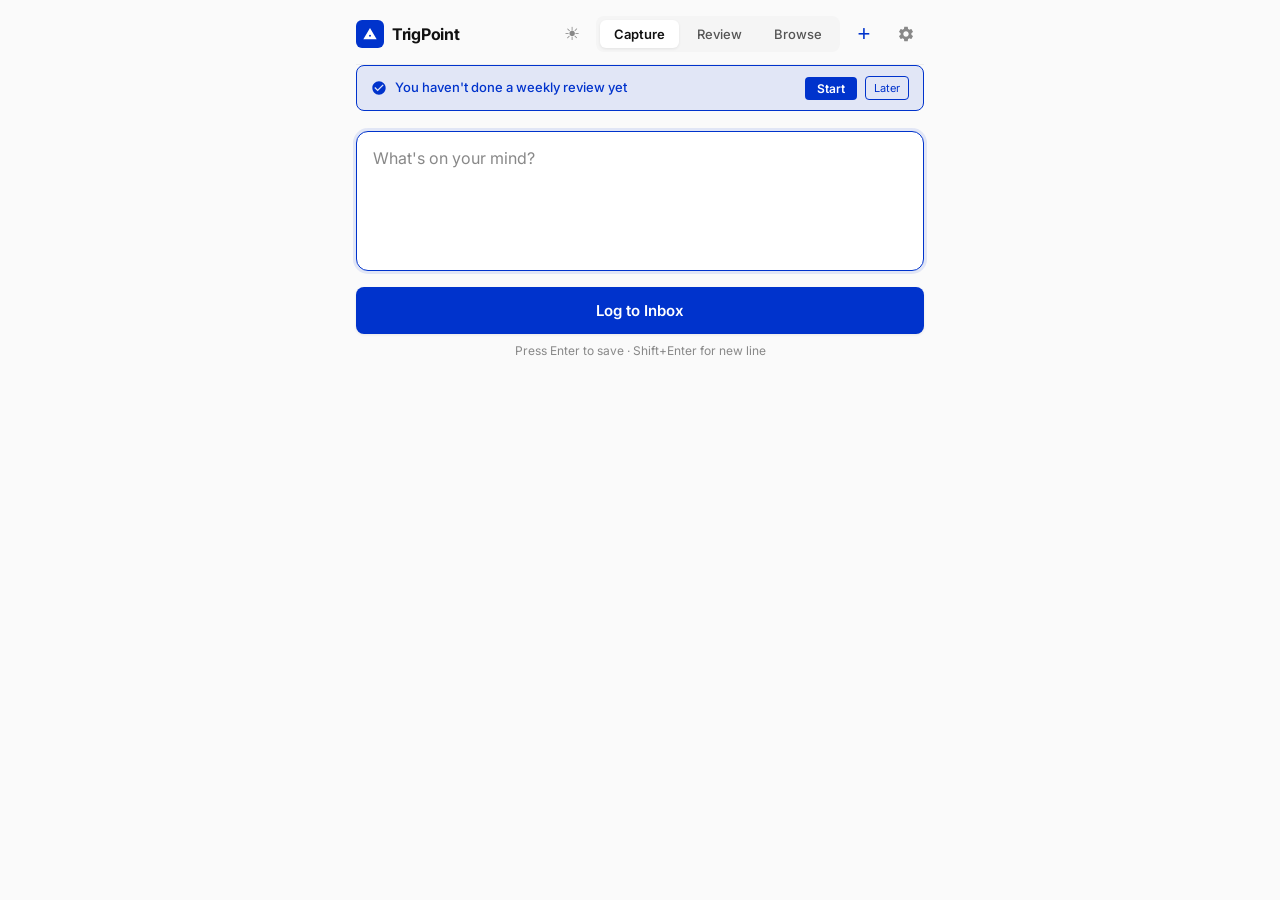
<file: index.html>
<!DOCTYPE html>
<html lang="en">
<head>
<meta charset="UTF-8">
<meta name="viewport" content="width=device-width, initial-scale=1.0, maximum-scale=1.0, user-scalable=no, viewport-fit=cover">
<title>TrigPoint</title>
<link rel="manifest" href="manifest.json">
<meta name="apple-mobile-web-app-capable" content="yes">
<meta name="apple-mobile-web-app-status-bar-style" content="default">
<meta name="apple-mobile-web-app-title" content="TrigPoint">
<link rel="apple-touch-icon" href="icons/icon-192.png">
<meta name="theme-color" content="#0033CC">
<meta name="mobile-web-app-capable" content="yes">
<meta name="application-name" content="TrigPoint">
<link rel="icon" href="data:image/svg+xml,%3Csvg xmlns='http://www.w3.org/2000/svg' viewBox='0 0 100 100'%3E%3Crect width='100' height='100' rx='16' fill='%230033CC'/%3E%3Cpath d='M50 20 L75 70 L25 70 Z' fill='none' stroke='white' stroke-width='6'/%3E%3Ccircle cx='50' cy='52' r='5' fill='white'/%3E%3C/svg%3E" type="image/svg+xml">
<link rel="preconnect" href="https://fonts.googleapis.com">
<link rel="preconnect" href="https://fonts.gstatic.com" crossorigin>
<link href="https://fonts.googleapis.com/css2?family=Inter:wght@400;500;600;700&display=swap" rel="stylesheet">
<link rel="stylesheet" href="css/styles.css">
</head>
<body data-theme="light">

<div class="app">
  <header>
    <div class="header-left">
      <div class="logo">
        <div class="logo-mark">
          <svg viewBox="0 0 24 24"><path d="M12 3L22 20H2L12 3Z M12 16a1.5 1.5 0 100-3 1.5 1.5 0 000 3z"/></svg>
        </div>
        <span class="logo-text">TrigPoint</span>
      </div>
      <div class="account-selector" id="account-selector">
        <button class="account-btn" id="account-btn">
          <span class="account-dot" id="account-dot"></span>
          <span class="account-name" id="account-name">Personal</span>
          <span class="account-arrow">▾</span>
        </button>
        <div class="account-dropdown" id="account-dropdown"></div>
      </div>
    </div>
    <div class="header-right">
      <button class="icon-btn-header" id="theme-toggle" title="Toggle theme">☀</button>
      <nav class="desktop-nav" id="nav-desktop">
        <button class="active" data-view="capture">Capture</button>
        <button data-view="review">Review <span class="badge hidden" id="badge-desk">0</span></button>
        <button data-view="browse">Browse</button>
      </nav>
      <button class="icon-btn-header widget-launch-btn" id="open-widget" title="Open capture widget">+</button>
      <button class="icon-btn-header" id="settings-btn" title="Settings">
        <svg viewBox="0 0 24 24">
          <path d="M19.14 12.94c.04-.3.06-.61.06-.94 0-.32-.02-.64-.07-.94l2.03-1.58c.18-.14.23-.41.12-.61l-1.92-3.32c-.12-.22-.37-.29-.59-.22l-2.39.96c-.5-.38-1.03-.7-1.62-.94l-.36-2.54c-.04-.24-.24-.41-.48-.41h-3.84c-.24 0-.43.17-.47.41l-.36 2.54c-.59.24-1.13.57-1.62.94l-2.39-.96c-.22-.08-.47 0-.59.22L2.74 8.87c-.12.21-.08.47.12.61l2.03 1.58c-.05.3-.09.63-.09.94s.02.64.07.94l-2.03 1.58c-.18.14-.23.41-.12.61l1.92 3.32c.12.22.37.29.59.22l2.39-.96c.5.38 1.03.7 1.62.94l.36 2.54c.05.24.24.41.48.41h3.84c.24 0 .44-.17.47-.41l.36-2.54c.59-.24 1.13-.56 1.62-.94l2.39.96c.22.08.47 0 .59-.22l1.92-3.32c.12-.22.07-.47-.12-.61l-2.01-1.58zM12 15.6c-1.98 0-3.6-1.62-3.6-3.6s1.62-3.6 3.6-3.6 3.6 1.62 3.6 3.6-1.62 3.6-3.6 3.6z"/>
        </svg>
      </button>
    </div>
  </header>

  <!-- REVIEW BANNER -->
  <div class="review-banner hidden" id="review-banner">
    <svg viewBox="0 0 24 24" width="16" height="16"><path d="M12 2C6.48 2 2 6.48 2 12s4.48 10 10 10 10-4.48 10-10S17.52 2 12 2zm-2 15l-5-5 1.41-1.41L10 14.17l7.59-7.59L19 8l-9 9z" fill="currentColor"/></svg>
    <span id="review-banner-text">Time for a weekly review</span>
    <button class="review-banner-btn" id="review-banner-start">Start</button>
    <button class="review-banner-snooze" id="review-banner-snooze" title="Snooze 24h">Later</button>
  </div>

  <main>
    <!-- CAPTURE -->
    <section id="view-capture" class="capture-view">
      <textarea class="capture-input" id="capture-input" placeholder="What's on your mind?"></textarea>
      <button class="capture-btn" id="capture-btn">Log to Inbox</button>
      <p class="capture-hint">Press Enter to save · Shift+Enter for new line</p>
    </section>

    <!-- REVIEW (inbox triage) -->
    <section id="view-review" class="hidden">
      <div class="view-header">
        <h2 class="view-title">Review</h2>
        <span class="view-count" id="review-count">0 items</span>
      </div>
      <div id="review-list"></div>
    </section>

    <!-- BROWSE -->
    <section id="view-browse" class="hidden">
      <div class="search-bar">
        <div class="search-wrap" id="search-wrap">
          <input type="text" class="search-input" id="search-input" placeholder="Search…">
          <button class="search-clear" id="search-clear">×</button>
        </div>
        <select class="sort-select" id="sort-select">
          <option value="age">Oldest first</option>
          <option value="newest">Newest first</option>
          <option value="due">Due date</option>
        </select>
      </div>
      <div class="all-accounts-bar" id="all-accounts-bar">
        <button class="all-toggle" id="all-accounts-toggle">
          <span class="all-toggle-dot"></span>
          All accounts
        </button>
        <span class="all-accounts-label" id="all-accounts-label"></span>
      </div>
      <div class="filter-bar" id="filter-bar">
        <button class="filter-btn active" data-type="all">All</button>
      </div>
      <div id="browse-list"></div>
    </section>

    <!-- WEEKLY REVIEW -->
    <section id="view-weekly-review" class="hidden">
      <div id="wr-content"></div>
    </section>
  </main>
</div>

<!-- MOBILE NAV -->
<nav class="mobile-nav" id="nav-mobile">
  <button class="active" data-view="capture">
    <svg viewBox="0 0 24 24"><path d="M12 2C6.48 2 2 6.48 2 12s4.48 10 10 10 10-4.48 10-10S17.52 2 12 2zm5 11h-4v4h-2v-4H7v-2h4V7h2v4h4v2z"/></svg>
    Capture
  </button>
  <button data-view="review">
    <span class="badge hidden" id="badge-mob" style="top:0;right:8px;box-shadow:none;">0</span>
    <svg viewBox="0 0 24 24"><path d="M19 3H5c-1.1 0-2 .9-2 2v14c0 1.1.9 2 2 2h14c1.1 0 2-.9 2-2V5c0-1.1-.9-2-2-2zm-5 14H7v-2h7v2zm3-4H7v-2h10v2zm0-4H7V7h10v2z"/></svg>
    Review
  </button>
  <button data-view="browse">
    <svg viewBox="0 0 24 24"><path d="M15.5 14h-.79l-.28-.27C15.41 12.59 16 11.11 16 9.5 16 5.91 13.09 3 9.5 3S3 5.91 3 9.5 5.91 16 9.5 16c1.61 0 3.09-.59 4.23-1.57l.27.28v.79l5 4.99L20.49 19l-4.99-5zm-6 0C7.01 14 5 11.99 5 9.5S7.01 5 9.5 5 14 7.01 14 9.5 11.99 14 9.5 14z"/></svg>
    Browse
  </button>
</nav>

<!-- TOAST -->
<div class="toast" id="toast"><span id="toast-text">Saved</span><button id="undo-btn" class="hidden">Undo</button></div>

<!-- SETTINGS PANEL -->
<div class="settings-panel-overlay" id="settings-panel-overlay">
  <div class="settings-panel">
    <div class="settings-panel-header">
      <span class="settings-panel-title">Settings</span>
      <button class="settings-panel-close" id="settings-panel-close">×</button>
    </div>
    <div class="settings-group">
      <div class="settings-group-label">Weekly Review</div>
      <div class="settings-row">
        <button class="subtle-btn accent" id="start-weekly-review-btn">Start Weekly Review</button>
        <span class="settings-review-meta" id="settings-review-meta"></span>
      </div>
    </div>
    <div class="settings-group">
      <div class="settings-group-label">Sync</div>
      <div class="sync-row">
        <div class="sync-status">
          <span class="sync-dot" id="sync-dot"></span>
          <span class="sync-label" id="sync-label">Offline</span>
        </div>
        <button class="subtle-btn" id="sync-btn">Sync now</button>
        <button class="subtle-btn" id="cloud-btn">Cloud config</button>
      </div>
      <div class="stats-text" id="stats-text"></div>
    </div>
    <div class="settings-group">
      <div class="settings-group-label">Preferences</div>
      <div class="settings-row">
        <button class="subtle-btn" id="colours-btn">Account colours</button>
        <button class="subtle-btn" id="digest-btn">Send digest</button>
      </div>
    </div>
    <div class="settings-group">
      <div class="settings-group-label">Data</div>
      <div class="settings-row">
        <button class="subtle-btn" id="export-btn">Backup</button>
        <button class="subtle-btn" id="import-btn">Restore</button>
        <button class="subtle-btn" id="trash-btn">
          View Trash <span id="trash-count" class="hidden" style="background:var(--danger-bg);color:var(--danger);border-radius:8px;padding:1px 6px;font-size:11px;font-weight:700;margin-left:4px;"></span>
        </button>
        <button class="subtle-btn danger hidden" id="purge-btn">Purge Trash</button>
        <button class="subtle-btn danger" id="reset-btn">Reset app</button>
      </div>
    </div>
  </div>
</div>

<!-- COLOUR PROMPT MODAL -->
<div class="modal-overlay" id="colour-prompt-overlay">
  <div class="modal">
    <h3>Set Account Colours</h3>
    <p>Some accounts are using the default grey. Give each one a colour — you can change these any time in Settings.</p>
    <div id="colour-prompt-list"></div>
    <div class="modal-actions">
      <button class="modal-btn primary" id="colour-prompt-save">Save Colours</button>
    </div>
  </div>
</div>

<!-- GENERAL MODAL -->
<div class="modal-overlay" id="modal-overlay">
  <div class="modal">
    <h3 id="modal-title">Confirm</h3>
    <p id="modal-body">Are you sure?</p>
    <div id="modal-content"></div>
    <div class="modal-actions">
      <button class="modal-btn" id="modal-cancel">Cancel</button>
      <button class="modal-btn primary" id="modal-confirm">Confirm</button>
    </div>
  </div>
</div>

<input type="file" id="import-file" accept=".json" style="display:none">

<script src="js/app.js"></script>
<script>
  if ('serviceWorker' in navigator) {
    window.addEventListener('load', () => {
      navigator.serviceWorker.register('/sw.js').catch(() => {});
    });
  }
</script>
</body>
</html>
</file>
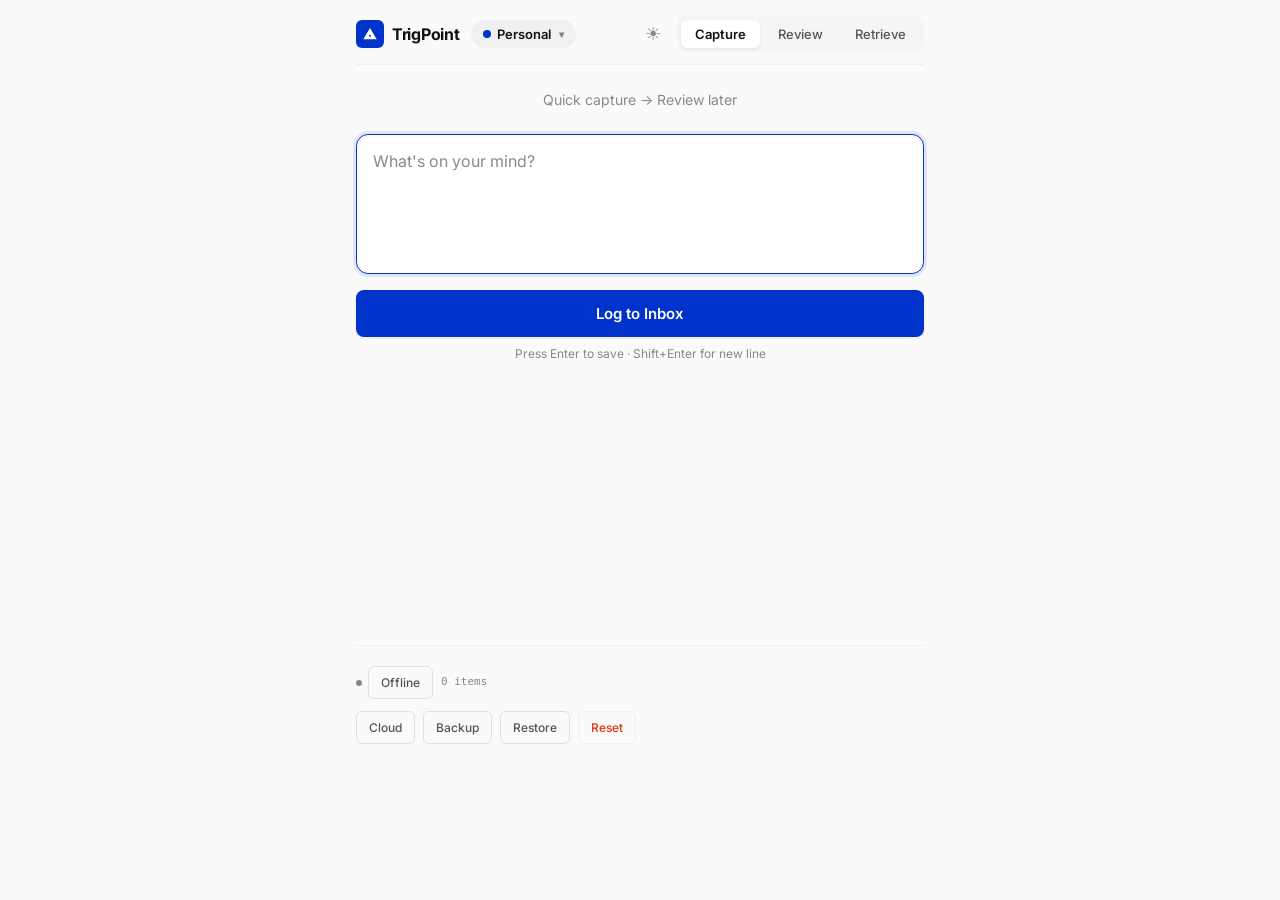
<file: trigpoint-v2.html>
<!DOCTYPE html>
<html lang="en">
<head>
<meta charset="UTF-8">
<meta name="viewport" content="width=device-width, initial-scale=1.0, maximum-scale=1.0, user-scalable=no, viewport-fit=cover">
<title>TrigPoint</title>
<link rel="icon" href="data:image/svg+xml,%3Csvg xmlns='http://www.w3.org/2000/svg' viewBox='0 0 100 100'%3E%3Crect width='100' height='100' rx='16' fill='%230033CC'/%3E%3Cpath d='M50 20 L75 70 L25 70 Z' fill='none' stroke='white' stroke-width='6'/%3E%3Ccircle cx='50' cy='52' r='5' fill='white'/%3E%3C/svg%3E" type="image/svg+xml">
<meta name="apple-mobile-web-app-capable" content="yes">
<meta name="apple-mobile-web-app-status-bar-style" content="default">
<meta name="theme-color" content="#FAFAFA">
<link rel="preconnect" href="https://fonts.googleapis.com">
<link rel="preconnect" href="https://fonts.gstatic.com" crossorigin>
<link href="https://fonts.googleapis.com/css2?family=Inter:wght@400;500;600;700&display=swap" rel="stylesheet">
<style>
:root, [data-theme="light"] {
  --bg: #FAFAFA; --bg-surface: #FFFFFF; --bg-elevated: #FFFFFF; --bg-hover: #F0F0F0; --bg-nav: #F5F5F5;
  --border: #E0E0E0; --border-subtle: #EEEEEE;
  --text: #111111; --text-secondary: #555555; --text-muted: #888888;
  --accent: #0033CC; --accent-hover: #0028A3; --accent-glow: rgba(0,51,204,0.1);
  --cat-note: #0033CC; --cat-note-bg: rgba(0,51,204,0.08);
  --cat-task: #00875A; --cat-task-bg: rgba(0,135,90,0.08);
  --cat-news: #6554C0; --cat-news-bg: rgba(101,84,192,0.08);
  --cat-opp: #FF8B00; --cat-opp-bg: rgba(255,139,0,0.08);
  --danger: #DE350B; --danger-bg: rgba(222,53,11,0.08);
  --success: #00875A; --success-bg: rgba(0,135,90,0.1);
  --toast-bg: #111111; --toast-text: #FFFFFF;
  --modal-overlay: rgba(0,0,0,0.5);
  --shadow-sm: 0 1px 3px rgba(0,0,0,0.08); --shadow-md: 0 4px 12px rgba(0,0,0,0.1); --shadow-lg: 0 8px 24px rgba(0,0,0,0.12);
  --nav-height: 56px;
}
[data-theme="dark"] {
  --bg: #0D0D0D; --bg-surface: #1A1A1A; --bg-elevated: #222222; --bg-hover: #2A2A2A; --bg-nav: #151515;
  --border: #333333; --border-subtle: #2A2A2A;
  --text: #F0F0F0; --text-secondary: #AAAAAA; --text-muted: #666666;
  --accent: #4D7CFF; --accent-hover: #6B93FF; --accent-glow: rgba(77,124,255,0.15);
  --cat-note: #4D7CFF; --cat-note-bg: rgba(77,124,255,0.12);
  --cat-task: #36B37E; --cat-task-bg: rgba(54,179,126,0.12);
  --cat-news: #998DD9; --cat-news-bg: rgba(153,141,217,0.12);
  --cat-opp: #FFAB00; --cat-opp-bg: rgba(255,171,0,0.12);
  --danger: #FF5630; --danger-bg: rgba(255,86,48,0.12);
  --success: #36B37E; --success-bg: rgba(54,179,126,0.15);
  --toast-bg: #F0F0F0; --toast-text: #111111;
  --modal-overlay: rgba(0,0,0,0.7);
  --shadow-sm: 0 1px 3px rgba(0,0,0,0.3); --shadow-md: 0 4px 12px rgba(0,0,0,0.4); --shadow-lg: 0 8px 24px rgba(0,0,0,0.5);
}
:root {
  --radius: 8px; --radius-lg: 12px; --transition: 150ms ease;
  --font: 'Inter', -apple-system, BlinkMacSystemFont, sans-serif;
  --mono: 'SF Mono', 'Monaco', 'Consolas', monospace;
}

* { margin: 0; padding: 0; box-sizing: border-box; }
body {
  font-family: var(--font); background: var(--bg); color: var(--text);
  min-height: 100vh; line-height: 1.5; -webkit-font-smoothing: antialiased;
  transition: background 200ms ease, color 200ms ease;
  padding-bottom: calc(var(--nav-height) + env(safe-area-inset-bottom) + 20px);
}
.app { max-width: 600px; margin: 0 auto; padding: 0 16px; }

/* ═══ HEADER ═══ */
header {
  padding: 16px 0 12px; display: flex; align-items: center; justify-content: space-between;
  position: sticky; top: 0; background: var(--bg); z-index: 100;
  border-bottom: 1px solid var(--border-subtle);
}
.header-left { display: flex; align-items: center; gap: 12px; }
.logo { display: flex; align-items: center; gap: 8px; }
.logo-mark {
  width: 28px; height: 28px; background: var(--accent); border-radius: 6px;
  display: flex; align-items: center; justify-content: center;
}
.logo-mark svg { width: 16px; height: 16px; fill: white; }
.logo-text { font-size: 16px; font-weight: 700; letter-spacing: -0.3px; }

/* Account Selector */
.account-selector { position: relative; }
.account-btn {
  display: flex; align-items: center; gap: 6px; padding: 6px 12px;
  background: var(--bg-hover); border: none; border-radius: 100px;
  font-family: var(--font); font-size: 13px; font-weight: 600;
  color: var(--text); cursor: pointer; transition: all var(--transition);
}
.account-btn:hover { background: var(--border); }
.account-dot { width: 8px; height: 8px; border-radius: 50%; }
.account-arrow { font-size: 10px; opacity: 0.5; margin-left: 2px; }
.account-dropdown {
  position: absolute; top: calc(100% + 6px); left: 0; min-width: 180px;
  background: var(--bg-elevated); border: 1px solid var(--border);
  border-radius: var(--radius); box-shadow: var(--shadow-lg); z-index: 200;
  display: none; overflow: hidden;
}
.account-dropdown.open { display: block; animation: slideDown 0.15s ease; }
@keyframes slideDown { from { opacity: 0; transform: translateY(-4px); } to { opacity: 1; transform: translateY(0); } }
.account-option {
  padding: 10px 14px; font-size: 14px; cursor: pointer;
  display: flex; align-items: center; justify-content: space-between;
  color: var(--text); transition: background var(--transition);
  border-bottom: 1px solid var(--border-subtle);
}
.account-option:last-child { border-bottom: none; }
.account-option:hover { background: var(--bg-hover); }
.account-option.active { color: var(--accent); font-weight: 600; }
.account-option-left { display: flex; align-items: center; gap: 8px; }
.account-remove { opacity: 0.4; font-size: 18px; padding: 0 4px; }
.account-remove:hover { opacity: 1; color: var(--danger); }
.account-add { padding: 10px 14px; font-size: 13px; color: var(--accent); font-weight: 600; cursor: pointer; }
.account-add:hover { background: var(--bg-hover); }

.header-right { display: flex; align-items: center; gap: 6px; }
.icon-btn-header {
  width: 36px; height: 36px; border-radius: 50%; border: none;
  background: transparent; color: var(--text-muted); cursor: pointer;
  display: flex; align-items: center; justify-content: center;
  font-size: 18px; transition: all var(--transition);
}
.icon-btn-header:hover { background: var(--bg-hover); color: var(--text); }

/* Desktop Nav */
nav.desktop-nav {
  display: flex; gap: 4px; background: var(--bg-nav);
  padding: 4px; border-radius: var(--radius);
}
nav.desktop-nav button {
  font-family: var(--font); font-size: 13px; font-weight: 500;
  padding: 6px 14px; border: none; background: transparent;
  color: var(--text-secondary); border-radius: 6px; cursor: pointer;
  transition: all var(--transition); position: relative;
}
nav.desktop-nav button:hover { color: var(--text); }
nav.desktop-nav button.active {
  background: var(--bg-surface); color: var(--text);
  font-weight: 600; box-shadow: var(--shadow-sm);
}
.badge {
  position: absolute; top: -4px; right: -4px;
  background: var(--accent); color: white;
  font-size: 10px; font-weight: 700; min-width: 18px; height: 18px;
  border-radius: 9px; display: flex; align-items: center; justify-content: center;
  padding: 0 5px; box-shadow: 0 0 0 2px var(--bg-nav);
}

/* Mobile Nav */
nav.mobile-nav {
  display: none; position: fixed; bottom: 0; left: 0; right: 0;
  background: var(--bg-surface); border-top: 1px solid var(--border);
  padding: 6px 16px calc(6px + env(safe-area-inset-bottom));
  justify-content: space-around; z-index: 400; box-shadow: var(--shadow-md);
}
nav.mobile-nav button {
  background: none; border: none; display: flex; flex-direction: column;
  align-items: center; gap: 3px; color: var(--text-muted);
  font-size: 10px; font-weight: 500; padding: 6px 12px;
  position: relative; cursor: pointer;
}
nav.mobile-nav button.active { color: var(--accent); }
nav.mobile-nav button svg { width: 22px; height: 22px; fill: currentColor; }

main { padding: 16px 0; min-height: 60vh; }

/* ═══ CAPTURE VIEW ═══ */
.capture-view { display: flex; flex-direction: column; gap: 16px; }
.capture-prompt {
  font-size: 14px; color: var(--text-muted); text-align: center; padding: 8px 0;
}
.capture-input {
  width: 100%; min-height: 140px; padding: 16px;
  background: var(--bg-surface); border: 1px solid var(--border);
  border-radius: var(--radius-lg); font-family: var(--font); font-size: 16px;
  color: var(--text); resize: none; outline: none;
  transition: all var(--transition); box-shadow: var(--shadow-sm);
}
.capture-input::placeholder { color: var(--text-muted); }
.capture-input:focus { border-color: var(--accent); box-shadow: 0 0 0 3px var(--accent-glow); }

.capture-btn {
  width: 100%; padding: 14px; background: var(--accent); color: white;
  border: none; border-radius: var(--radius); font-family: var(--font);
  font-size: 15px; font-weight: 600; cursor: pointer;
  transition: all var(--transition); box-shadow: var(--shadow-sm);
}
.capture-btn:hover { background: var(--accent-hover); }
.capture-btn:active { transform: scale(0.98); }
.capture-hint {
  text-align: center; font-size: 12px; color: var(--text-muted); margin-top: -8px;
}

/* ═══ REVIEW VIEW ═══ */
.view-header {
  display: flex; align-items: center; justify-content: space-between;
  margin-bottom: 16px;
}
.view-title { font-size: 20px; font-weight: 700; letter-spacing: -0.3px; }
.view-count { font-size: 13px; color: var(--text-muted); }
.empty-state {
  text-align: center; padding: 60px 20px; color: var(--text-muted);
}
.empty-icon { font-size: 48px; margin-bottom: 12px; opacity: 0.3; }
.empty-title { font-size: 16px; font-weight: 600; color: var(--text-secondary); margin-bottom: 4px; }

.card {
  background: var(--bg-surface); border: 1px solid var(--border-subtle);
  border-radius: var(--radius); padding: 14px; margin-bottom: 10px;
  box-shadow: var(--shadow-sm); transition: all var(--transition);
  animation: cardIn 0.2s ease;
}
@keyframes cardIn { from { opacity: 0; transform: translateY(6px); } to { opacity: 1; transform: translateY(0); } }
.card:hover { box-shadow: var(--shadow-md); }
.card.focused { border-color: var(--accent); box-shadow: 0 0 0 2px var(--accent-glow); }

.card-text {
  font-size: 15px; line-height: 1.6; margin-bottom: 12px;
  white-space: pre-wrap; word-break: break-word;
}
.card-text-edit {
  width: 100%; font-family: var(--font); font-size: 15px; line-height: 1.6;
  background: transparent; border: none; resize: none; color: var(--text);
  padding: 0; margin-bottom: 12px; outline: none; min-height: 24px;
}

/* Category Buttons (Review) */
.cat-buttons { display: flex; gap: 6px; flex-wrap: wrap; margin-bottom: 12px; }
.cat-btn {
  flex: 1; min-width: 70px; padding: 8px 12px; font-family: var(--font);
  font-size: 12px; font-weight: 600; text-transform: uppercase; letter-spacing: 0.02em;
  border: 1px solid var(--border); background: transparent;
  border-radius: 6px; cursor: pointer; color: var(--text-muted);
  transition: all var(--transition);
}
.cat-btn:hover { background: var(--bg-hover); color: var(--text-secondary); }
.cat-btn.selected { border-color: transparent; }
.cat-btn[data-cat="note"].selected { background: var(--cat-note-bg); color: var(--cat-note); }
.cat-btn[data-cat="task"].selected { background: var(--cat-task-bg); color: var(--cat-task); }
.cat-btn[data-cat="news"].selected { background: var(--cat-news-bg); color: var(--cat-news); }
.cat-btn[data-cat="opp"].selected { background: var(--cat-opp-bg); color: var(--cat-opp); }

.card-footer {
  display: flex; align-items: center; justify-content: space-between;
  padding-top: 8px; border-top: 1px solid var(--border-subtle);
}
.card-meta { font-size: 12px; color: var(--text-muted); }
.card-actions { display: flex; gap: 4px; }
.action-btn {
  width: 28px; height: 28px; display: flex; align-items: center; justify-content: center;
  border: none; background: transparent; color: var(--text-muted);
  border-radius: 4px; cursor: pointer; transition: all var(--transition);
}
.action-btn:hover { background: var(--bg-hover); color: var(--text); }
.action-btn.delete:hover { background: var(--danger-bg); color: var(--danger); }

/* ═══ RETRIEVE VIEW ═══ */
.search-bar {
  display: flex; gap: 8px; margin-bottom: 16px;
}
.search-wrap { flex: 1; position: relative; }
.search-input {
  width: 100%; padding: 10px 36px 10px 14px;
  background: var(--bg-surface); border: 1px solid var(--border);
  border-radius: var(--radius); font-family: var(--font); font-size: 14px;
  color: var(--text); outline: none; transition: all var(--transition);
}
.search-input:focus { border-color: var(--accent); box-shadow: 0 0 0 2px var(--accent-glow); }
.search-clear {
  position: absolute; right: 8px; top: 50%; transform: translateY(-50%);
  width: 20px; height: 20px; border-radius: 50%; border: none;
  background: var(--bg-hover); color: var(--text-muted);
  cursor: pointer; font-size: 12px; display: none;
  align-items: center; justify-content: center;
}
.search-wrap.has-value .search-clear { display: flex; }
.sort-select {
  padding: 10px 12px; background: var(--bg-surface); border: 1px solid var(--border);
  border-radius: var(--radius); font-family: var(--font); font-size: 13px;
  color: var(--text); cursor: pointer; outline: none;
}

.filter-bar {
  display: flex; gap: 6px; overflow-x: auto; padding-bottom: 8px;
  margin-bottom: 16px; -webkit-overflow-scrolling: touch;
}
.filter-bar::-webkit-scrollbar { display: none; }
.filter-btn {
  flex: 0 0 auto; padding: 6px 14px; font-family: var(--font);
  font-size: 13px; font-weight: 500; border: 1px solid var(--border);
  background: var(--bg-surface); border-radius: 100px;
  color: var(--text-secondary); cursor: pointer; white-space: nowrap;
  transition: all var(--transition);
}
.filter-btn:hover { background: var(--bg-hover); }
.filter-btn.active { background: var(--text); color: var(--bg); border-color: var(--text); }
.filter-btn[data-cat="note"].active { background: var(--cat-note-bg); color: var(--cat-note); border-color: transparent; }
.filter-btn[data-cat="task"].active { background: var(--cat-task-bg); color: var(--cat-task); border-color: transparent; }
.filter-btn[data-cat="news"].active { background: var(--cat-news-bg); color: var(--cat-news); border-color: transparent; }
.filter-btn[data-cat="opp"].active { background: var(--cat-opp-bg); color: var(--cat-opp); border-color: transparent; }

.date-label {
  font-size: 12px; font-weight: 600; color: var(--text-secondary);
  padding: 16px 0 8px; text-transform: uppercase; letter-spacing: 0.05em;
  position: sticky; top: 60px; background: var(--bg); z-index: 10;
}

.cat-badge {
  display: inline-block; font-size: 10px; font-weight: 700;
  text-transform: uppercase; letter-spacing: 0.03em;
  padding: 2px 6px; border-radius: 4px; margin-right: 8px;
}
.cat-badge.note { background: var(--cat-note-bg); color: var(--cat-note); }
.cat-badge.task { background: var(--cat-task-bg); color: var(--cat-task); }
.cat-badge.news { background: var(--cat-news-bg); color: var(--cat-news); }
.cat-badge.opp { background: var(--cat-opp-bg); color: var(--cat-opp); }
.cat-badge.uncategorised { background: var(--bg-hover); color: var(--text-muted); }

/* ═══ SETTINGS BAR ═══ */
.settings-bar {
  margin-top: 40px; padding-top: 20px; border-top: 1px solid var(--border-subtle);
  display: flex; flex-direction: column; gap: 12px;
}
.settings-row {
  display: flex; align-items: center; gap: 8px; flex-wrap: wrap;
}
.subtle-btn {
  padding: 8px 12px; font-family: var(--font); font-size: 12px; font-weight: 500;
  background: transparent; border: 1px solid var(--border);
  border-radius: 6px; color: var(--text-secondary); cursor: pointer;
  transition: all var(--transition);
}
.subtle-btn:hover { background: var(--bg-hover); color: var(--text); }
.subtle-btn.danger { color: var(--danger); border-color: var(--danger-bg); }
.subtle-btn.danger:hover { background: var(--danger-bg); }
.stats-text { font-family: var(--mono); font-size: 11px; color: var(--text-muted); }
.sync-status { display: flex; align-items: center; gap: 6px; }
.sync-dot { width: 6px; height: 6px; border-radius: 50%; background: var(--text-muted); }
.sync-dot.online { background: var(--success); }
.sync-dot.syncing { background: var(--accent); animation: pulse 1s infinite; }
.sync-dot.error { background: var(--danger); }
@keyframes pulse { 0%, 100% { opacity: 1; } 50% { opacity: 0.4; } }

/* ═══ MODAL ═══ */
.modal-overlay {
  position: fixed; inset: 0; background: var(--modal-overlay);
  backdrop-filter: blur(4px); z-index: 500;
  display: none; align-items: center; justify-content: center; padding: 20px;
}
.modal-overlay.open { display: flex; }
.modal {
  background: var(--bg-elevated); border: 1px solid var(--border);
  border-radius: var(--radius-lg); padding: 24px;
  max-width: 400px; width: 100%; box-shadow: var(--shadow-lg);
}
.modal h3 { font-size: 18px; font-weight: 700; margin-bottom: 8px; }
.modal p { font-size: 14px; color: var(--text-secondary); margin-bottom: 16px; line-height: 1.5; }
.modal-input {
  width: 100%; padding: 12px; margin-bottom: 12px;
  border: 1px solid var(--border); border-radius: var(--radius);
  font-family: var(--font); font-size: 14px; color: var(--text);
  background: var(--bg-surface); outline: none;
}
.modal-input:focus { border-color: var(--accent); }
.modal-label { font-size: 12px; font-weight: 600; color: var(--text-secondary); display: block; margin-bottom: 4px; }
.modal-actions { display: flex; gap: 10px; justify-content: flex-end; margin-top: 20px; }
.modal-btn {
  padding: 10px 20px; font-family: var(--font); font-size: 14px; font-weight: 600;
  border-radius: var(--radius); cursor: pointer; border: 1px solid var(--border);
  background: transparent; color: var(--text-secondary); transition: all var(--transition);
}
.modal-btn:hover { background: var(--bg-hover); }
.modal-btn.primary { background: var(--accent); color: white; border-color: var(--accent); }
.modal-btn.primary:hover { background: var(--accent-hover); }
.modal-btn.danger { background: var(--danger); color: white; border-color: var(--danger); }

/* ═══ TOAST ═══ */
.toast {
  position: fixed; bottom: 80px; left: 50%; transform: translateX(-50%) translateY(20px);
  background: var(--toast-bg); color: var(--toast-text);
  padding: 12px 20px; border-radius: 100px; font-size: 14px; font-weight: 500;
  display: flex; align-items: center; gap: 10px;
  opacity: 0; transition: all 0.3s ease; z-index: 600;
  box-shadow: var(--shadow-lg); pointer-events: none;
}
.toast.show { opacity: 1; transform: translateX(-50%) translateY(0); pointer-events: auto; }
.toast button {
  background: none; border: none; color: inherit; font-weight: 700;
  cursor: pointer; text-decoration: underline;
}

/* ═══ RESPONSIVE ═══ */
@media (max-width: 600px) {
  nav.desktop-nav { display: none; }
  nav.mobile-nav { display: flex; }
  .toast { bottom: 100px; }
}
.hidden { display: none !important; }
</style>
</head>
<body data-theme="light">

<div class="app">
  <header>
    <div class="header-left">
      <div class="logo">
        <div class="logo-mark">
          <svg viewBox="0 0 24 24"><path d="M12 3L22 20H2L12 3Z M12 16a1.5 1.5 0 100-3 1.5 1.5 0 000 3z"/></svg>
        </div>
        <span class="logo-text">TrigPoint</span>
      </div>
      <div class="account-selector" id="account-selector">
        <button class="account-btn" id="account-btn">
          <span class="account-dot" id="account-dot"></span>
          <span id="account-name">Personal</span>
          <span class="account-arrow">▾</span>
        </button>
        <div class="account-dropdown" id="account-dropdown"></div>
      </div>
    </div>
    <div class="header-right">
      <button class="icon-btn-header" id="theme-toggle" title="Toggle theme">☀</button>
      <nav class="desktop-nav" id="nav-desktop">
        <button class="active" data-view="capture">Capture</button>
        <button data-view="review">Review <span class="badge hidden" id="badge-desk">0</span></button>
        <button data-view="retrieve">Retrieve</button>
      </nav>
    </div>
  </header>

  <main>
    <!-- CAPTURE -->
    <section id="view-capture" class="capture-view">
      <p class="capture-prompt" id="capture-prompt">Quick capture → Review later</p>
      <textarea class="capture-input" id="capture-input" placeholder="What's on your mind?"></textarea>
      <button class="capture-btn" id="capture-btn">Log to Inbox</button>
      <p class="capture-hint">Press Enter to save · Shift+Enter for new line</p>
    </section>

    <!-- REVIEW -->
    <section id="view-review" class="hidden">
      <div class="view-header">
        <h2 class="view-title">Review</h2>
        <span class="view-count" id="review-count">0 items</span>
      </div>
      <div id="review-list"></div>
    </section>

    <!-- RETRIEVE -->
    <section id="view-retrieve" class="hidden">
      <div class="search-bar">
        <div class="search-wrap" id="search-wrap">
          <input type="text" class="search-input" id="search-input" placeholder="Search...">
          <button class="search-clear" id="search-clear">×</button>
        </div>
        <select class="sort-select" id="sort-select">
          <option value="newest">Newest</option>
          <option value="oldest">Oldest</option>
        </select>
      </div>
      <div class="filter-bar" id="filter-bar">
        <button class="filter-btn active" data-cat="all">All</button>
        <button class="filter-btn" data-cat="note">Notes</button>
        <button class="filter-btn" data-cat="task">Tasks</button>
        <button class="filter-btn" data-cat="news">News</button>
        <button class="filter-btn" data-cat="opp">Opps</button>
        <button class="filter-btn" data-cat="inbox">Inbox</button>
      </div>
      <div id="retrieve-list"></div>
    </section>
  </main>

  <div class="settings-bar">
    <div class="settings-row">
      <div class="sync-status">
        <span class="sync-dot" id="sync-dot"></span>
        <button class="subtle-btn" id="sync-btn">Sync</button>
      </div>
      <span class="stats-text" id="stats-text"></span>
    </div>
    <div class="settings-row">
      <button class="subtle-btn" id="cloud-btn">Cloud</button>
      <button class="subtle-btn" id="export-btn">Backup</button>
      <button class="subtle-btn" id="import-btn">Restore</button>
      <button class="subtle-btn danger hidden" id="purge-btn">Purge Trash</button>
      <button class="subtle-btn danger" id="reset-btn">Reset</button>
    </div>
  </div>
</div>

<nav class="mobile-nav" id="nav-mobile">
  <button class="active" data-view="capture">
    <svg viewBox="0 0 24 24"><path d="M12 2C6.48 2 2 6.48 2 12s4.48 10 10 10 10-4.48 10-10S17.52 2 12 2zm5 11h-4v4h-2v-4H7v-2h4V7h2v4h4v2z"/></svg>
    Capture
  </button>
  <button data-view="review">
    <span class="badge hidden" id="badge-mob" style="top:0;right:8px;box-shadow:none;">0</span>
    <svg viewBox="0 0 24 24"><path d="M19 3H5c-1.1 0-2 .9-2 2v14c0 1.1.9 2 2 2h14c1.1 0 2-.9 2-2V5c0-1.1-.9-2-2-2zm-5 14H7v-2h7v2zm3-4H7v-2h10v2zm0-4H7V7h10v2z"/></svg>
    Review
  </button>
  <button data-view="retrieve">
    <svg viewBox="0 0 24 24"><path d="M15.5 14h-.79l-.28-.27C15.41 12.59 16 11.11 16 9.5 16 5.91 13.09 3 9.5 3S3 5.91 3 9.5 5.91 16 9.5 16c1.61 0 3.09-.59 4.23-1.57l.27.28v.79l5 4.99L20.49 19l-4.99-5zm-6 0C7.01 14 5 11.99 5 9.5S7.01 5 9.5 5 14 7.01 14 9.5 11.99 14 9.5 14z"/></svg>
    Retrieve
  </button>
</nav>

<div class="toast" id="toast"><span id="toast-text">Saved</span><button id="undo-btn" class="hidden">Undo</button></div>

<div class="modal-overlay" id="modal-overlay">
  <div class="modal">
    <h3 id="modal-title">Confirm</h3>
    <p id="modal-body">Are you sure?</p>
    <div id="modal-content"></div>
    <div class="modal-actions">
      <button class="modal-btn" id="modal-cancel">Cancel</button>
      <button class="modal-btn primary" id="modal-confirm">Confirm</button>
    </div>
  </div>
</div>

<input type="file" id="import-file" accept=".json" style="display:none">

<script>
// ═══════════════════════════════════════════════════════════
// TRIGPOINT v2.0 - Built on PocketPip architecture
// Bidirectional sync, GTD inbox workflow, streamlined capture
// ═══════════════════════════════════════════════════════════

const STORAGE_KEY = 'trigpoint_v2_data';
const CLOUD_URL_KEY = 'trigpoint_v2_cloud_url';
const CLOUD_KEY_KEY = 'trigpoint_v2_cloud_key';
const THEME_KEY = 'trigpoint_v2_theme';
const ACTIVE_ACCOUNT_KEY = 'trigpoint_v2_account';

const DEFAULT_ACCOUNTS = [
  { name: 'Personal', color: '#0033CC' },
  { name: 'Work', color: '#00875A' }
];
const DEFAULT_CATEGORIES = ['note', 'task', 'news', 'opp'];

// ═══ STATE ═══
let data = loadData();
let activeAccount = localStorage.getItem(ACTIVE_ACCOUNT_KEY) || data.accounts[0]?.name || 'Personal';
let currentView = 'capture';
let activeFilter = 'all';
let undoItem = null;
let undoTimer = null;

// Ensure activeAccount exists
if (!data.accounts.find(a => a.name === activeAccount)) {
  activeAccount = data.accounts[0]?.name || 'Personal';
}

// ═══ DATA MANAGEMENT ═══
function loadData() {
  try {
    const raw = localStorage.getItem(STORAGE_KEY);
    if (raw) {
      const d = JSON.parse(raw);
      if (!Array.isArray(d.items)) d.items = [];
      if (!Array.isArray(d.accounts)) d.accounts = DEFAULT_ACCOUNTS;
      if (!Array.isArray(d.categories)) d.categories = DEFAULT_CATEGORIES;
      
      // Clean items
      d.items = d.items.filter(i => i && typeof i.id === 'string' && typeof i.text === 'string');
      d.items.forEach(i => {
        if (!i.createdAt) i.createdAt = new Date().toISOString();
        if (!i.account) i.account = d.accounts[0]?.name || 'Personal';
        if (!i.category) i.category = '';
        if (!i.status) i.status = 'inbox';
      });
      
      // Auto-purge items deleted > 30 days
      const cutoff = Date.now() - (30 * 24 * 60 * 60 * 1000);
      d.items = d.items.filter(i => {
        if (!i._deleted) return true;
        if (!i._deletedAt) return false;
        return new Date(i._deletedAt).getTime() > cutoff;
      });
      
      return d;
    }
  } catch (e) {
    console.error('Load error:', e);
  }
  return { items: [], accounts: DEFAULT_ACCOUNTS, categories: DEFAULT_CATEGORIES };
}

function saveData() {
  localStorage.setItem(STORAGE_KEY, JSON.stringify(data));
  scheduleSync();
}

// ═══ SYNC ENGINE ═══
let cloudUrl = localStorage.getItem(CLOUD_URL_KEY) || '';
let cloudKey = localStorage.getItem(CLOUD_KEY_KEY) || '';
let syncTimeout = null;
let isSyncing = false;

function setSyncStatus(status) {
  const dot = document.getElementById('sync-dot');
  const btn = document.getElementById('sync-btn');
  dot.className = 'sync-dot';
  
  if (status === 'syncing') {
    dot.classList.add('syncing');
    btn.textContent = 'Syncing...';
  } else if (status === 'online') {
    dot.classList.add('online');
    btn.textContent = 'Synced';
  } else if (status === 'error') {
    dot.classList.add('error');
    btn.textContent = 'Sync Error';
  } else {
    btn.textContent = cloudUrl ? 'Sync' : 'Offline';
  }
}

function scheduleSync() {
  if (!cloudUrl) return;
  clearTimeout(syncTimeout);
  syncTimeout = setTimeout(() => pushToCloud(), 1500);
}

async function pullFromCloud() {
  if (!cloudUrl || isSyncing) return;
  isSyncing = true;
  setSyncStatus('syncing');
  
  try {
    const url = cloudUrl + (cloudUrl.includes('?') ? '&' : '?') + 'key=' + encodeURIComponent(cloudKey);
    const res = await fetch(url, { method: 'GET', redirect: 'follow' });
    const cloud = await res.json();
    
    if (!cloud.success) {
      throw new Error(cloud.error || 'Sync failed');
    }
    
    // Merge items: last-write-wins
    const cloudMap = new Map((cloud.items || []).map(i => [i.id, i]));
    const localMap = new Map(data.items.map(i => [i.id, i]));
    const merged = new Map();
    
    for (const [id, item] of cloudMap) {
      const local = localMap.get(id);
      if (!local) {
        merged.set(id, item);
      } else {
        const cloudTime = new Date(item.updatedAt || item.createdAt);
        const localTime = new Date(local.updatedAt || local.createdAt);
        merged.set(id, localTime > cloudTime ? local : item);
      }
    }
    
    for (const [id, item] of localMap) {
      if (!merged.has(id)) merged.set(id, item);
    }
    
    data.items = Array.from(merged.values());
    data.items.sort((a, b) => new Date(b.createdAt) - new Date(a.createdAt));
    
    // Merge accounts
    if (Array.isArray(cloud.accounts)) {
      cloud.accounts.forEach(acc => {
        const name = typeof acc === 'string' ? acc : acc.name;
        if (!data.accounts.find(a => a.name === name)) {
          data.accounts.push(typeof acc === 'string' ? { name: acc, color: '#888' } : acc);
        }
      });
    }
    
    // Merge categories
    if (Array.isArray(cloud.categories)) {
      cloud.categories.forEach(cat => {
        if (!data.categories.includes(cat)) data.categories.push(cat);
      });
    }
    
    localStorage.setItem(STORAGE_KEY, JSON.stringify(data));
    renderAll();
    setSyncStatus('online');
    
    await pushToCloud();
    
  } catch (e) {
    console.error('Pull error:', e);
    setSyncStatus('error');
  } finally {
    isSyncing = false;
  }
}

async function pushToCloud() {
  if (!cloudUrl || isSyncing) return;
  
  try {
    setSyncStatus('syncing');
    
    const payload = {
      key: cloudKey,
      items: data.items,
      accounts: data.accounts.map(a => a.name),
      categories: data.categories
    };
    
    const res = await fetch(cloudUrl, {
      method: 'POST',
      redirect: 'follow',
      body: JSON.stringify(payload)
    });
    
    const result = await res.json();
    
    if (!result.success) {
      throw new Error(result.error || 'Push failed');
    }
    
    setSyncStatus('online');
    
  } catch (e) {
    console.error('Push error:', e);
    setSyncStatus('error');
  }
}

// Sync on visibility change
document.addEventListener('visibilitychange', () => {
  if (!document.hidden && cloudUrl) pullFromCloud();
});

// Initial sync
if (cloudUrl) {
  setTimeout(pullFromCloud, 500);
} else {
  setSyncStatus('offline');
}

// ═══ ITEM OPERATIONS ═══
function addItem(text) {
  const item = {
    id: Date.now().toString(36) + Math.random().toString(36).slice(2, 6),
    text: text.trim(),
    account: activeAccount,
    category: '',
    status: 'inbox',
    createdAt: new Date().toISOString(),
    updatedAt: new Date().toISOString(),
    _deleted: false
  };
  data.items.unshift(item);
  saveData();
  return item;
}

function updateItem(id, updates) {
  const item = data.items.find(i => i.id === id);
  if (item) {
    Object.assign(item, updates, { updatedAt: new Date().toISOString() });
    saveData();
  }
}

function deleteItem(id) {
  const item = data.items.find(i => i.id === id);
  if (item) {
    item._deleted = true;
    item._deletedAt = new Date().toISOString();
    saveData();
    return { ...item, _deleted: false, _deletedAt: null };
  }
  return null;
}

function restoreItem(item) {
  const existing = data.items.find(i => i.id === item.id);
  if (existing) {
    existing._deleted = false;
    existing._deletedAt = null;
  } else {
    item._deleted = false;
    item._deletedAt = null;
    data.items.push(item);
    data.items.sort((a, b) => new Date(b.createdAt) - new Date(a.createdAt));
  }
  saveData();
}

function getInboxItems() {
  return data.items.filter(i => 
    i.account === activeAccount && 
    i.status === 'inbox' && 
    !i.category && 
    !i._deleted
  );
}

function searchItems(query, category, sort) {
  let results = data.items.filter(i => i.account === activeAccount && !i._deleted);
  
  if (category === 'inbox') {
    results = results.filter(i => !i.category);
  } else if (category && category !== 'all') {
    results = results.filter(i => i.category === category);
  }
  
  if (query) {
    const q = query.toLowerCase();
    results = results.filter(i => i.text.toLowerCase().includes(q));
  }
  
  results.sort((a, b) => {
    const da = new Date(a.createdAt);
    const db = new Date(b.createdAt);
    return sort === 'oldest' ? da - db : db - da;
  });
  
  return results;
}

// ═══ THEME ═══
const themeToggle = document.getElementById('theme-toggle');
let currentTheme = localStorage.getItem(THEME_KEY) || 'light';
applyTheme(currentTheme);

function applyTheme(t) {
  currentTheme = t;
  document.body.setAttribute('data-theme', t);
  themeToggle.textContent = t === 'dark' ? '☾' : '☀';
  localStorage.setItem(THEME_KEY, t);
}

themeToggle.addEventListener('click', () => applyTheme(currentTheme === 'dark' ? 'light' : 'dark'));

// ═══ ACCOUNT SELECTOR ═══
function renderAccountDropdown() {
  const dropdown = document.getElementById('account-dropdown');
  const current = data.accounts.find(a => a.name === activeAccount) || data.accounts[0];
  
  document.getElementById('account-name').textContent = activeAccount;
  document.getElementById('account-dot').style.background = current?.color || '#888';
  
  dropdown.innerHTML = data.accounts.map(acc => `
    <div class="account-option ${acc.name === activeAccount ? 'active' : ''}" data-name="${esc(acc.name)}">
      <span class="account-option-left">
        <span class="account-dot" style="background:${acc.color}"></span>
        ${escHtml(acc.name)}
      </span>
      ${data.accounts.length > 1 ? `<span class="account-remove" data-name="${esc(acc.name)}">×</span>` : ''}
    </div>
  `).join('') + '<div class="account-add" id="account-add">+ Add Account</div>';
  
  dropdown.querySelectorAll('.account-option').forEach(opt => {
    opt.addEventListener('click', e => {
      if (e.target.classList.contains('account-remove')) return;
      setActiveAccount(opt.dataset.name);
      dropdown.classList.remove('open');
    });
  });
  
  dropdown.querySelectorAll('.account-remove').forEach(btn => {
    btn.addEventListener('click', e => {
      e.stopPropagation();
      const name = btn.dataset.name;
      openModal('Remove Account?', `Delete "${name}" and all its items?`, null, () => {
        data.accounts = data.accounts.filter(a => a.name !== name);
        data.items.forEach(i => {
          if (i.account === name) {
            i._deleted = true;
            i._deletedAt = new Date().toISOString();
          }
        });
        saveData();
        if (activeAccount === name) setActiveAccount(data.accounts[0]?.name || 'Personal');
        renderAccountDropdown();
      }, 'Remove', true);
    });
  });
  
  document.getElementById('account-add').addEventListener('click', () => {
    dropdown.classList.remove('open');
    openModal('Add Account', 'Enter account name:', ct => {
      const inp = document.createElement('input');
      inp.className = 'modal-input';
      inp.placeholder = 'Account name';
      inp.id = 'new-account-name';
      ct.appendChild(inp);
      setTimeout(() => inp.focus(), 100);
    }, () => {
      const name = document.getElementById('new-account-name').value.trim();
      if (!name) return;
      if (data.accounts.find(a => a.name.toLowerCase() === name.toLowerCase())) {
        toast('Account exists');
        return;
      }
      const colors = ['#0033CC', '#00875A', '#6554C0', '#FF8B00', '#DE350B', '#00A3BF'];
      const color = colors[data.accounts.length % colors.length];
      data.accounts.push({ name, color });
      saveData();
      setActiveAccount(name);
    }, 'Add');
  });
}

function setActiveAccount(name) {
  activeAccount = name;
  localStorage.setItem(ACTIVE_ACCOUNT_KEY, name);
  renderAccountDropdown();
  renderAll();
}

document.getElementById('account-btn').addEventListener('click', e => {
  e.stopPropagation();
  document.getElementById('account-dropdown').classList.toggle('open');
});

document.addEventListener('click', e => {
  if (!e.target.closest('.account-selector')) {
    document.getElementById('account-dropdown').classList.remove('open');
  }
});

// ═══ VIEW SWITCHING ═══
function switchView(view) {
  currentView = view;
  ['capture', 'review', 'retrieve'].forEach(v => {
    document.getElementById('view-' + v).classList.toggle('hidden', v !== view);
  });
  document.querySelectorAll('#nav-desktop button, #nav-mobile button').forEach(b => {
    b.classList.toggle('active', b.dataset.view === view);
  });
  if (view === 'capture') document.getElementById('capture-input').focus();
  renderAll();
}

document.querySelectorAll('#nav-desktop button, #nav-mobile button').forEach(b => {
  b.addEventListener('click', () => switchView(b.dataset.view));
});

// ═══ CAPTURE ═══
const captureInput = document.getElementById('capture-input');
const captureBtn = document.getElementById('capture-btn');

function doCapture() {
  const text = captureInput.value.trim();
  if (!text) {
    captureInput.focus();
    return;
  }
  addItem(text);
  captureInput.value = '';
  toast('Saved to Inbox');
  updateBadge();
  updateStats();
}

captureBtn.addEventListener('click', doCapture);
captureInput.addEventListener('keydown', e => {
  if (e.key === 'Enter' && !e.shiftKey) {
    e.preventDefault();
    doCapture();
  }
});

// ═══ REVIEW RENDERING ═══
function renderReview() {
  const list = document.getElementById('review-list');
  const items = getInboxItems();
  
  document.getElementById('review-count').textContent = items.length + ' items';
  
  if (!items.length) {
    list.innerHTML = `
      <div class="empty-state">
        <div class="empty-icon">✓</div>
        <div class="empty-title">Inbox Clear</div>
        <p>No items to review for ${escHtml(activeAccount)}</p>
      </div>`;
    return;
  }
  
  list.innerHTML = items.map(item => `
    <div class="card" data-id="${esc(item.id)}">
      <textarea class="card-text-edit" data-id="${esc(item.id)}">${escTextarea(item.text)}</textarea>
      <div class="cat-buttons">
        ${data.categories.map(cat => `
          <button class="cat-btn ${item.category === cat ? 'selected' : ''}" data-cat="${cat}" data-id="${esc(item.id)}">
            ${cat.charAt(0).toUpperCase() + cat.slice(1)}
          </button>
        `).join('')}
      </div>
      <div class="card-footer">
        <span class="card-meta">${formatTime(item.createdAt)}</span>
        <div class="card-actions">
          <button class="action-btn delete" data-action="delete" data-id="${esc(item.id)}" title="Delete">
            <svg viewBox="0 0 24 24" width="16" height="16" fill="currentColor">
              <path d="M6 19c0 1.1.9 2 2 2h8c1.1 0 2-.9 2-2V7H6v12zM19 4h-3.5l-1-1h-5l-1 1H5v2h14V4z"/>
            </svg>
          </button>
        </div>
      </div>
    </div>
  `).join('');
  
  list.querySelectorAll('.cat-btn').forEach(btn => {
    btn.addEventListener('click', () => {
      updateItem(btn.dataset.id, { category: btn.dataset.cat, status: 'stored' });
      renderReview();
      updateBadge();
      updateStats();
      toast('Filed as ' + btn.dataset.cat.charAt(0).toUpperCase() + btn.dataset.cat.slice(1));
    });
  });
  
  list.querySelectorAll('.action-btn.delete').forEach(btn => {
    btn.addEventListener('click', () => {
      const removed = deleteItem(btn.dataset.id);
      if (removed) showUndo('Deleted', removed);
      renderReview();
      updateBadge();
      updateStats();
    });
  });
  
  list.querySelectorAll('textarea.card-text-edit').forEach(el => {
    autosize(el);
    el.addEventListener('input', () => autosize(el));
    el.addEventListener('blur', () => {
      const item = data.items.find(i => i.id === el.dataset.id);
      if (item && item.text !== el.value.trim()) {
        updateItem(el.dataset.id, { text: el.value.trim() });
      }
    });
  });
}

function autosize(el) {
  el.style.height = 'auto';
  el.style.height = el.scrollHeight + 'px';
}

// ═══ RETRIEVE RENDERING ═══
function renderRetrieve() {
  const query = document.getElementById('search-input').value;
  const sort = document.getElementById('sort-select').value;
  const results = searchItems(query, activeFilter, sort);
  const list = document.getElementById('retrieve-list');
  
  if (!results.length) {
    list.innerHTML = `
      <div class="empty-state">
        <div class="empty-icon">🔍</div>
        <div class="empty-title">No results</div>
        <p>Try a different search or filter</p>
      </div>`;
    return;
  }
  
  const groups = groupByDate(results);
  let html = '';
  
  for (const [label, items] of groups) {
    html += `<div class="date-label">${escHtml(label)}</div>`;
    html += items.map(item => {
      const catClass = item.category || 'uncategorised';
      const catLabel = item.category ? item.category.charAt(0).toUpperCase() + item.category.slice(1) : 'Inbox';
      return `
        <div class="card" data-id="${esc(item.id)}">
          <div class="card-text">
            <span class="cat-badge ${catClass}">${catLabel}</span>
            ${escHtml(item.text)}
          </div>
          <div class="card-footer">
            <span class="card-meta">${formatTime(item.createdAt)}</span>
            <div class="card-actions">
              <button class="action-btn delete" data-action="delete" data-id="${esc(item.id)}" title="Delete">
                <svg viewBox="0 0 24 24" width="16" height="16" fill="currentColor">
                  <path d="M6 19c0 1.1.9 2 2 2h8c1.1 0 2-.9 2-2V7H6v12zM19 4h-3.5l-1-1h-5l-1 1H5v2h14V4z"/>
                </svg>
              </button>
            </div>
          </div>
        </div>`;
    }).join('');
  }
  
  list.innerHTML = html;
  
  list.querySelectorAll('.action-btn.delete').forEach(btn => {
    btn.addEventListener('click', () => {
      const removed = deleteItem(btn.dataset.id);
      if (removed) showUndo('Deleted', removed);
      renderRetrieve();
      updateStats();
    });
  });
}

function groupByDate(items) {
  const groups = new Map();
  const now = new Date();
  const today = new Date(now.getFullYear(), now.getMonth(), now.getDate());
  const yesterday = new Date(today); yesterday.setDate(today.getDate() - 1);
  const weekAgo = new Date(today); weekAgo.setDate(today.getDate() - 7);
  
  items.forEach(item => {
    const d = new Date(item.createdAt);
    let label;
    if (d >= today) label = 'Today';
    else if (d >= yesterday) label = 'Yesterday';
    else if (d >= weekAgo) label = 'This Week';
    else label = d.toLocaleDateString('en-GB', { month: 'long', year: 'numeric' });
    
    if (!groups.has(label)) groups.set(label, []);
    groups.get(label).push(item);
  });
  
  return groups;
}

// Filter buttons
document.getElementById('filter-bar').addEventListener('click', e => {
  const btn = e.target.closest('.filter-btn');
  if (!btn) return;
  activeFilter = btn.dataset.cat;
  document.querySelectorAll('#filter-bar .filter-btn').forEach(b => b.classList.remove('active'));
  btn.classList.add('active');
  renderRetrieve();
});

document.getElementById('search-input').addEventListener('input', function() {
  document.getElementById('search-wrap').classList.toggle('has-value', !!this.value);
  renderRetrieve();
});

document.getElementById('search-clear').addEventListener('click', () => {
  document.getElementById('search-input').value = '';
  document.getElementById('search-wrap').classList.remove('has-value');
  renderRetrieve();
});

document.getElementById('sort-select').addEventListener('change', renderRetrieve);

// ═══ UNDO / TOAST ═══
const toastEl = document.getElementById('toast');
const toastText = document.getElementById('toast-text');
const undoBtn = document.getElementById('undo-btn');

function toast(msg) {
  toastText.textContent = msg;
  undoBtn.classList.add('hidden');
  toastEl.classList.add('show');
  clearTimeout(undoTimer);
  undoTimer = setTimeout(() => toastEl.classList.remove('show'), 3000);
}

function showUndo(msg, item) {
  undoItem = item;
  toastText.textContent = msg;
  undoBtn.classList.remove('hidden');
  toastEl.classList.add('show');
  clearTimeout(undoTimer);
  undoTimer = setTimeout(() => {
    toastEl.classList.remove('show');
    undoItem = null;
  }, 6000);
}

undoBtn.addEventListener('click', () => {
  if (undoItem) {
    restoreItem(undoItem);
    undoItem = null;
    toastEl.classList.remove('show');
    renderAll();
    toast('Restored');
  }
});

// ═══ MODAL ═══
let modalCallback = null;
const modalOverlay = document.getElementById('modal-overlay');

function openModal(title, body, contentFn, onConfirm, confirmText, danger) {
  document.getElementById('modal-title').textContent = title;
  document.getElementById('modal-body').textContent = body;
  document.getElementById('modal-content').innerHTML = '';
  if (contentFn) contentFn(document.getElementById('modal-content'));
  document.getElementById('modal-confirm').textContent = confirmText || 'Confirm';
  document.getElementById('modal-confirm').className = danger ? 'modal-btn danger' : 'modal-btn primary';
  modalCallback = onConfirm;
  modalOverlay.classList.add('open');
}

function closeModal() {
  modalOverlay.classList.remove('open');
  modalCallback = null;
}

document.getElementById('modal-cancel').addEventListener('click', closeModal);
document.getElementById('modal-confirm').addEventListener('click', () => {
  if (modalCallback) modalCallback();
  closeModal();
});
modalOverlay.addEventListener('click', e => {
  if (e.target === modalOverlay) closeModal();
});

// ═══ SETTINGS ACTIONS ═══
document.getElementById('sync-btn').addEventListener('click', () => {
  if (cloudUrl) pullFromCloud();
  else document.getElementById('cloud-btn').click();
});

document.getElementById('cloud-btn').addEventListener('click', () => {
  openModal('Cloud Sync', 'Enter your Google Apps Script details:', ct => {
    ct.innerHTML = `
      <label class="modal-label">Script URL</label>
      <input type="text" class="modal-input" id="cloud-url-input" value="${esc(cloudUrl)}" placeholder="https://script.google.com/...">
      <label class="modal-label">API Key</label>
      <input type="password" class="modal-input" id="cloud-key-input" value="${esc(cloudKey)}" placeholder="Your API key">
    `;
  }, () => {
    const url = document.getElementById('cloud-url-input').value.trim();
    const key = document.getElementById('cloud-key-input').value.trim();
    
    if (url) {
      localStorage.setItem(CLOUD_URL_KEY, url);
      localStorage.setItem(CLOUD_KEY_KEY, key);
      cloudUrl = url;
      cloudKey = key;
      pullFromCloud();
    } else {
      localStorage.removeItem(CLOUD_URL_KEY);
      localStorage.removeItem(CLOUD_KEY_KEY);
      cloudUrl = '';
      cloudKey = '';
      setSyncStatus('offline');
    }
  }, 'Save');
});

document.getElementById('export-btn').addEventListener('click', () => {
  const blob = new Blob([JSON.stringify(data, null, 2)], { type: 'application/json' });
  const url = URL.createObjectURL(blob);
  const a = document.createElement('a');
  a.href = url;
  a.download = 'trigpoint-backup-' + new Date().toISOString().slice(0, 10) + '.json';
  a.click();
  URL.revokeObjectURL(url);
  toast('Backup downloaded');
});

document.getElementById('import-btn').addEventListener('click', () => {
  document.getElementById('import-file').click();
});

document.getElementById('import-file').addEventListener('change', e => {
  const file = e.target.files[0];
  if (!file) return;
  
  const reader = new FileReader();
  reader.onload = () => {
    try {
      const imported = JSON.parse(reader.result);
      if (!Array.isArray(imported.items)) throw new Error('Invalid format');
      
      const existingIds = new Set(data.items.map(i => i.id));
      let count = 0;
      
      imported.items.forEach(item => {
        if (!existingIds.has(item.id)) {
          data.items.push(item);
          count++;
        }
      });
      
      if (Array.isArray(imported.accounts)) {
        imported.accounts.forEach(acc => {
          const name = typeof acc === 'string' ? acc : acc.name;
          if (!data.accounts.find(a => a.name === name)) {
            data.accounts.push(typeof acc === 'string' ? { name: acc, color: '#888' } : acc);
          }
        });
      }
      
      data.items.sort((a, b) => new Date(b.createdAt) - new Date(a.createdAt));
      saveData();
      renderAll();
      toast('Imported ' + count + ' items');
      
    } catch (err) {
      console.error(err);
      toast('Invalid backup file');
    }
  };
  reader.readAsText(file);
  e.target.value = '';
});

document.getElementById('purge-btn').addEventListener('click', () => {
  const count = data.items.filter(i => i._deleted).length;
  openModal('Purge Trash?', `Permanently delete ${count} items?`, null, () => {
    data.items = data.items.filter(i => !i._deleted);
    saveData();
    renderAll();
    toast('Trash purged');
  }, 'Purge', true);
});

document.getElementById('reset-btn').addEventListener('click', () => {
  openModal('Reset App?', 'This deletes ALL local data. Cloud data is kept.', ct => {
    ct.innerHTML = '<input type="text" class="modal-input" id="reset-confirm" placeholder="Type DELETE to confirm">';
    setTimeout(() => {
      const inp = document.getElementById('reset-confirm');
      inp.addEventListener('input', () => {
        document.getElementById('modal-confirm').disabled = inp.value !== 'DELETE';
        document.getElementById('modal-confirm').style.opacity = inp.value === 'DELETE' ? '1' : '0.4';
      });
    }, 50);
  }, () => {
    data = { items: [], accounts: DEFAULT_ACCOUNTS, categories: DEFAULT_CATEGORIES };
    saveData();
    setActiveAccount('Personal');
    toast('App reset');
  }, 'Reset', true);
  
  setTimeout(() => {
    document.getElementById('modal-confirm').disabled = true;
    document.getElementById('modal-confirm').style.opacity = '0.4';
  }, 50);
});

// ═══ UTILITIES ═══
function updateBadge() {
  const count = getInboxItems().length;
  ['badge-desk', 'badge-mob'].forEach(id => {
    const el = document.getElementById(id);
    el.textContent = count;
    el.classList.toggle('hidden', count === 0);
  });
}

function updateStats() {
  const active = data.items.filter(i => i.account === activeAccount && !i._deleted).length;
  const deleted = data.items.filter(i => i._deleted).length;
  
  let text = active + ' items';
  if (deleted > 0) text += ' · ' + deleted + ' in trash';
  
  document.getElementById('stats-text').textContent = text;
  document.getElementById('purge-btn').classList.toggle('hidden', deleted === 0);
}

function formatTime(iso) {
  const d = new Date(iso);
  const now = new Date();
  const diff = now - d;
  
  if (diff < 60000) return 'just now';
  if (diff < 3600000) return Math.floor(diff / 60000) + 'm ago';
  if (diff < 86400000) return Math.floor(diff / 3600000) + 'h ago';
  if (diff < 172800000) return 'yesterday';
  return d.toLocaleDateString('en-GB', { day: 'numeric', month: 'short' });
}

function escHtml(s) {
  if (typeof s !== 'string') return '';
  const div = document.createElement('div');
  div.textContent = s;
  return div.innerHTML;
}

function esc(s) {
  if (typeof s !== 'string') return '';
  return s.replace(/&/g, '&amp;').replace(/"/g, '&quot;').replace(/'/g, '&#39;').replace(/</g, '&lt;').replace(/>/g, '&gt;');
}

function escTextarea(s) {
  if (typeof s !== 'string') return '';
  return s.replace(/&/g, '&amp;').replace(/</g, '&lt;').replace(/>/g, '&gt;');
}

function renderAll() {
  if (currentView === 'review') renderReview();
  if (currentView === 'retrieve') renderRetrieve();
  updateBadge();
  updateStats();
}

// ═══ INIT ═══
renderAccountDropdown();
renderAll();
if (window.innerWidth > 600) captureInput.focus();
</script>
</body>
</html>
</file>
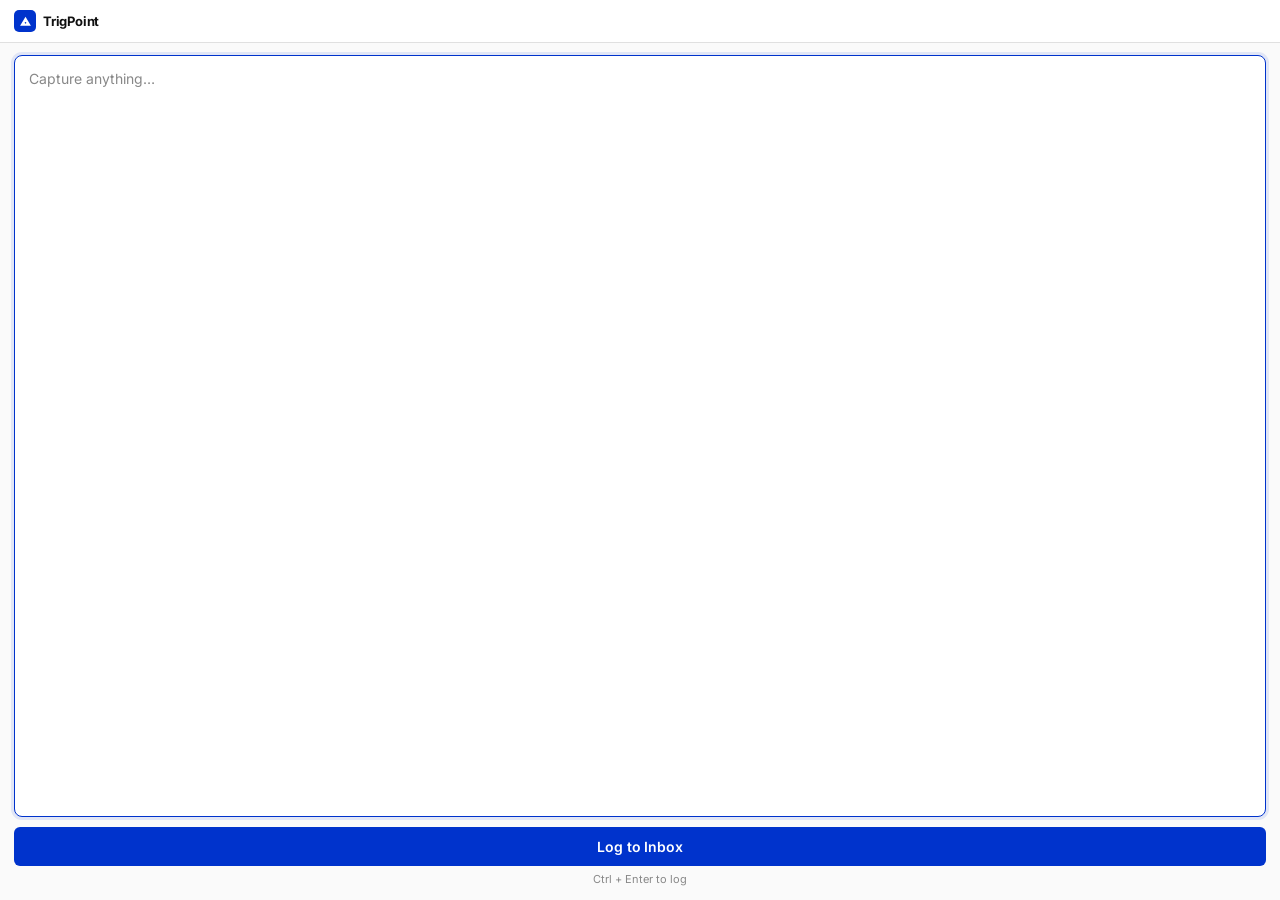
<file: widget.html>
<!DOCTYPE html>
<html lang="en">
<head>
<meta charset="UTF-8">
<meta name="viewport" content="width=device-width, initial-scale=1.0">
<title>TrigPoint — Capture</title>
<link rel="manifest" href="/widget.manifest.json">
<meta name="apple-mobile-web-app-capable" content="yes">
<meta name="apple-mobile-web-app-status-bar-style" content="default">
<meta name="apple-mobile-web-app-title" content="Capture">
<meta name="theme-color" content="#0033CC">
<link rel="preconnect" href="https://fonts.googleapis.com">
<link href="https://fonts.googleapis.com/css2?family=Inter:wght@400;500;600;700&display=swap" rel="stylesheet">
<link rel="icon" href="data:image/svg+xml,%3Csvg xmlns='http://www.w3.org/2000/svg' viewBox='0 0 100 100'%3E%3Crect width='100' height='100' rx='16' fill='%230033CC'/%3E%3Cpath d='M50 20 L75 70 L25 70 Z' fill='none' stroke='white' stroke-width='6'/%3E%3Ccircle cx='50' cy='52' r='5' fill='white'/%3E%3C/svg%3E" type="image/svg+xml">
<style>
  /* ── Theme tokens — set by JS on load, fallback to light ── */
  :root {
    --bg:      #FAFAFA;
    --surface: #FFFFFF;
    --text:    #111111;
    --muted:   #888888;
    --border:  #E0E0E0;
    --accent:  #0033CC;
    --glow:    rgba(0,51,204,0.10);
    --toast:   #111111;
    --toastT:  #FFFFFF;
    --radius:  8px;
    --font:    'Inter', -apple-system, BlinkMacSystemFont, sans-serif;
  }

  *, *::before, *::after { margin: 0; padding: 0; box-sizing: border-box; }

  body {
    font-family: var(--font);
    background: var(--bg);
    color: var(--text);
    height: 100vh;
    display: flex;
    flex-direction: column;
    overflow: hidden;
    -webkit-font-smoothing: antialiased;
    transition: background 0.2s, color 0.2s;
  }

  /* ── Header ── */
  header {
    display: flex;
    align-items: center;
    justify-content: space-between;
    padding: 10px 14px;
    background: var(--surface);
    border-bottom: 1px solid var(--border);
    flex-shrink: 0;
    gap: 10px;
  }

  .logo {
    display: flex;
    align-items: center;
    gap: 7px;
    flex-shrink: 0;
    text-decoration: none;
  }
  .logo-mark {
    width: 22px; height: 22px;
    background: var(--accent);
    border-radius: 5px;
    display: flex; align-items: center; justify-content: center;
  }
  .logo-mark svg { width: 13px; height: 13px; fill: white; }
  .logo-text {
    font-size: 13px; font-weight: 700; letter-spacing: -0.2px;
    color: var(--text);
  }

  /* ── Main ── */
  main {
    flex: 1;
    display: flex;
    flex-direction: column;
    padding: 12px 14px 14px;
    gap: 10px;
    min-height: 0;
  }

  textarea {
    flex: 1;
    width: 100%;
    padding: 12px 14px;
    background: var(--surface);
    color: var(--text);
    border: 1px solid var(--border);
    border-radius: var(--radius);
    font-family: var(--font);
    font-size: 14px;
    line-height: 1.55;
    resize: none;
    outline: none;
    min-height: 0;
    transition: border-color 0.15s, box-shadow 0.15s;
  }
  textarea::placeholder { color: var(--muted); }
  textarea:focus {
    border-color: var(--accent);
    box-shadow: 0 0 0 3px var(--glow);
  }

  .log-btn {
    width: 100%;
    padding: 11px;
    background: var(--accent);
    color: #fff;
    border: none;
    border-radius: 6px;
    font-family: var(--font);
    font-size: 14px;
    font-weight: 600;
    cursor: pointer;
    letter-spacing: -0.1px;
    transition: opacity 0.15s, transform 0.1s;
    flex-shrink: 0;
  }
  .log-btn:hover  { opacity: 0.88; }
  .log-btn:active { transform: scale(0.98); opacity: 0.75; }

  .hint {
    text-align: center;
    font-size: 11px;
    color: var(--muted);
    flex-shrink: 0;
    margin-top: -4px;
  }

  /* ── Logged feedback toast ── */
  .feedback {
    position: fixed;
    bottom: 14px; left: 50%;
    transform: translateX(-50%) translateY(10px);
    background: var(--toast);
    color: var(--toastT);
    padding: 8px 18px;
    border-radius: 100px;
    font-size: 13px;
    font-weight: 500;
    opacity: 0;
    pointer-events: none;
    transition: opacity 0.2s, transform 0.2s;
    white-space: nowrap;
    box-shadow: 0 4px 12px rgba(0,0,0,0.15);
  }
  .feedback.show {
    opacity: 1;
    transform: translateX(-50%) translateY(0);
  }
</style>
</head>
<body>

<header>
  <div class="logo">
    <div class="logo-mark">
      <svg viewBox="0 0 24 24"><path d="M12 3L22 20H2L12 3Z M12 16a1.5 1.5 0 100-3 1.5 1.5 0 000 3z"/></svg>
    </div>
    <span class="logo-text">TrigPoint</span>
  </div>
</header>

<main>
  <textarea id="txt" placeholder="Capture anything…" autofocus spellcheck="true"></textarea>
  <button class="log-btn" id="log-btn">Log to Inbox</button>
  <p class="hint">Ctrl + Enter to log</p>
</main>

<div class="feedback" id="feedback">Logged ✓</div>

<script>
  // ── Storage keys — must match app.js exactly ──────────────────────────────
  const STORAGE_KEY = 'trigpoint_v2_data';
  const THEME_KEY   = 'trigpoint_v2_theme';

  // ── Apply theme from localStorage ────────────────────────────────────────
  function applyTheme() {
    const theme = localStorage.getItem(THEME_KEY) || 'light';
    const dark  = theme === 'dark';
    const r = document.documentElement.style;
    if (dark) {
      r.setProperty('--bg',      '#0D0D0D');
      r.setProperty('--surface', '#1A1A1A');
      r.setProperty('--text',    '#F0F0F0');
      r.setProperty('--muted',   '#666666');
      r.setProperty('--border',  '#333333');
      r.setProperty('--accent',  '#4D7CFF');
      r.setProperty('--glow',    'rgba(77,124,255,0.15)');
      r.setProperty('--toast',   '#F0F0F0');
      r.setProperty('--toastT',  '#111111');
    } else {
      r.setProperty('--bg',      '#FAFAFA');
      r.setProperty('--surface', '#FFFFFF');
      r.setProperty('--text',    '#111111');
      r.setProperty('--muted',   '#888888');
      r.setProperty('--border',  '#E0E0E0');
      r.setProperty('--accent',  '#0033CC');
      r.setProperty('--glow',    'rgba(0,51,204,0.10)');
      r.setProperty('--toast',   '#111111');
      r.setProperty('--toastT',  '#FFFFFF');
    }
  }

  // ── Log item ──────────────────────────────────────────────────────────────
  function doLog() {
    const txt = document.getElementById('txt').value.trim();
    if (!txt) return;

    let stored = { items: [], accounts: [] };
    try {
      const raw = localStorage.getItem(STORAGE_KEY);
      if (raw) stored = JSON.parse(raw);
    } catch (e) {}
    if (!Array.isArray(stored.items)) stored.items = [];

    const item = {
      id:          Date.now().toString(36) + Math.random().toString(36).slice(2, 6),
      text:        txt,
      account:     '',
      type:        '',
      status:      'inbox',
      createdAt:   new Date().toISOString(),
      updatedAt:   new Date().toISOString(),
      _tct:        false,
      _deleted:    false,
      _done:       false,
      dueDate:     null,
      completedAt: null
    };

    stored.items.unshift(item);
    localStorage.setItem(STORAGE_KEY, JSON.stringify(stored));

    // Clear + focus + toast
    document.getElementById('txt').value = '';
    document.getElementById('txt').focus();
    showFeedback();
  }

  function showFeedback() {
    const fb = document.getElementById('feedback');
    fb.classList.add('show');
    setTimeout(() => fb.classList.remove('show'), 1800);
  }

  // ── React to main app changes (theme toggle) ───────────────────────────────
  window.addEventListener('storage', e => {
    if (e.key === THEME_KEY) { applyTheme(); }
  });

  // ── Wire events ───────────────────────────────────────────────────────────
  document.getElementById('log-btn').addEventListener('click', doLog);
  document.getElementById('txt').addEventListener('keydown', e => {
    if (e.key === 'Enter' && (e.ctrlKey || e.metaKey)) {
      e.preventDefault();
      doLog();
    }
  });

  // ── Init ──────────────────────────────────────────────────────────────────
  applyTheme();
</script>
</body>
</html>
</file>
<file: css/styles.css>
/* ═══════════════════════════════════════════════════════════
   TRIGPOINT — styles.css
   ═══════════════════════════════════════════════════════════ */

:root, [data-theme="light"] {
  --bg: #FAFAFA; --bg-surface: #FFFFFF; --bg-elevated: #FFFFFF; --bg-hover: #F0F0F0; --bg-nav: #F5F5F5;
  --border: #E0E0E0; --border-subtle: #EEEEEE;
  --text: #111111; --text-secondary: #555555; --text-muted: #888888;
  --accent: #0033CC; --accent-hover: #0028A3; --accent-glow: rgba(0,51,204,0.1);
  --dcat-0: #0033CC; --dcat-0-bg: rgba(0,51,204,0.08);
  --dcat-1: #00875A; --dcat-1-bg: rgba(0,135,90,0.08);
  --dcat-2: #6554C0; --dcat-2-bg: rgba(101,84,192,0.08);
  --dcat-3: #FF8B00; --dcat-3-bg: rgba(255,139,0,0.08);
  --dcat-4: #DE350B; --dcat-4-bg: rgba(222,53,11,0.08);
  --dcat-5: #00A3BF; --dcat-5-bg: rgba(0,163,191,0.08);
  --danger: #DE350B; --danger-bg: rgba(222,53,11,0.08);
  --success: #00875A; --success-bg: rgba(0,135,90,0.1);
  --toast-bg: #111111; --toast-text: #FFFFFF;
  --modal-overlay: rgba(0,0,0,0.5);
  --shadow-sm: 0 1px 3px rgba(0,0,0,0.08); --shadow-md: 0 4px 12px rgba(0,0,0,0.1); --shadow-lg: 0 8px 24px rgba(0,0,0,0.12);
  --nav-height: 56px;
}

[data-theme="dark"] {
  --bg: #0D0D0D; --bg-surface: #1A1A1A; --bg-elevated: #222222; --bg-hover: #2A2A2A; --bg-nav: #151515;
  --border: #333333; --border-subtle: #2A2A2A;
  --text: #F0F0F0; --text-secondary: #AAAAAA; --text-muted: #666666;
  --accent: #4D7CFF; --accent-hover: #6B93FF; --accent-glow: rgba(77,124,255,0.15);
  --dcat-0: #4D7CFF; --dcat-0-bg: rgba(77,124,255,0.12);
  --dcat-1: #36B37E; --dcat-1-bg: rgba(54,179,126,0.12);
  --dcat-2: #998DD9; --dcat-2-bg: rgba(153,141,217,0.12);
  --dcat-3: #FFAB00; --dcat-3-bg: rgba(255,171,0,0.12);
  --dcat-4: #FF5630; --dcat-4-bg: rgba(255,86,48,0.12);
  --dcat-5: #00B8D9; --dcat-5-bg: rgba(0,184,217,0.12);
  --danger: #FF5630; --danger-bg: rgba(255,86,48,0.12);
  --success: #36B37E; --success-bg: rgba(54,179,126,0.15);
  --toast-bg: #F0F0F0; --toast-text: #111111;
  --modal-overlay: rgba(0,0,0,0.7);
  --shadow-sm: 0 1px 3px rgba(0,0,0,0.3); --shadow-md: 0 4px 12px rgba(0,0,0,0.4); --shadow-lg: 0 8px 24px rgba(0,0,0,0.5);
}

:root {
  --radius: 8px; --radius-lg: 12px; --transition: 150ms ease;
  --font: 'Inter', -apple-system, BlinkMacSystemFont, sans-serif;
  --mono: 'SF Mono', 'Monaco', 'Consolas', monospace;
}

* { margin: 0; padding: 0; box-sizing: border-box; }

body {
  font-family: var(--font); background: var(--bg); color: var(--text);
  min-height: 100vh; line-height: 1.5; -webkit-font-smoothing: antialiased;
  transition: background 200ms ease, color 200ms ease;
  padding-bottom: calc(var(--nav-height) + env(safe-area-inset-bottom) + 20px);
}

.app { max-width: 600px; margin: 0 auto; padding: 0 16px; }

/* ═══ HEADER ═══ */
header {
  padding: 16px 0 12px; display: flex; align-items: center; justify-content: space-between;
  position: sticky; top: 0; background: var(--bg); z-index: 100;
  border-bottom: 1px solid var(--border-subtle);
}
.header-left { display: flex; align-items: center; gap: 12px; }
.logo { display: flex; align-items: center; gap: 8px; }
.logo-mark {
  width: 28px; height: 28px; background: var(--accent); border-radius: 6px;
  display: flex; align-items: center; justify-content: center;
}
.logo-mark svg { width: 16px; height: 16px; fill: white; }
.logo-text { font-size: 16px; font-weight: 700; letter-spacing: -0.3px; }

/* Account Selector */
.account-selector { position: relative; }
.account-btn {
  display: flex; align-items: center; gap: 5px; padding: 5px 10px;
  background: var(--bg-hover); border: none; border-radius: 100px;
  font-family: var(--font); font-size: 13px; font-weight: 700;
  color: var(--text); cursor: pointer; transition: all var(--transition);
  min-width: 0;
}
.account-btn:hover { background: var(--border); }
.account-dot { width: 8px; height: 8px; border-radius: 50%; flex: 0 0 auto; }
.account-name { font-size: 13px; font-weight: 700; letter-spacing: -0.2px; max-width: 130px; overflow: hidden; text-overflow: ellipsis; white-space: nowrap; }
.account-arrow { font-size: 10px; opacity: 0.5; margin-left: 1px; }
.account-dropdown {
  position: absolute; top: calc(100% + 6px); left: 0; min-width: 200px;
  background: var(--bg-elevated); border: 1px solid var(--border);
  border-radius: var(--radius); box-shadow: var(--shadow-lg); z-index: 200;
  display: none; overflow: hidden;
}
.account-dropdown.open { display: block; animation: slideDown 0.15s ease; }
@keyframes slideDown { from { opacity: 0; transform: translateY(-4px); } to { opacity: 1; transform: translateY(0); } }
.account-option {
  padding: 10px 14px; font-size: 14px; cursor: pointer;
  display: flex; align-items: center; justify-content: space-between;
  color: var(--text); transition: background var(--transition);
  border-bottom: 1px solid var(--border-subtle);
}
.account-option:last-child { border-bottom: none; }
.account-option:hover { background: var(--bg-hover); }
.account-option.active { color: var(--accent); font-weight: 600; }
.account-option-left { display: flex; align-items: center; gap: 8px; flex: 1; min-width: 0; }
.account-option-name { flex: 1; min-width: 0; overflow: hidden; text-overflow: ellipsis; white-space: nowrap; }
.account-option-count {
  font-size: 11px; font-family: var(--mono); color: var(--text-muted);
  background: var(--bg-hover); border-radius: 10px;
  padding: 1px 6px; margin-left: 6px; flex: 0 0 auto;
}
.account-option.active .account-option-count { background: var(--accent-glow); color: var(--accent); }
.account-remove { opacity: 0.4; font-size: 18px; padding: 0 4px; flex: 0 0 auto; margin-left: 4px; }
.account-remove:hover { opacity: 1; color: var(--danger); }
.account-add { padding: 10px 14px; font-size: 13px; color: var(--accent); font-weight: 600; cursor: pointer; }
.account-add:hover { background: var(--bg-hover); }

.header-right { display: flex; align-items: center; gap: 6px; }
.icon-btn-header {
  width: 36px; height: 36px; border-radius: 50%; border: none;
  background: transparent; color: var(--text-muted); cursor: pointer;
  display: flex; align-items: center; justify-content: center;
  font-size: 18px; transition: all var(--transition);
}
.icon-btn-header:hover { background: var(--bg-hover); color: var(--text); }
.icon-btn-header svg { width: 18px; height: 18px; fill: currentColor; }

/* ═══ WIDGET LAUNCH BUTTON ═══ */
.widget-launch-btn {
  font-size: 22px !important;
  font-weight: 300;
  line-height: 1;
  color: var(--accent) !important;
}
.widget-launch-btn:hover {
  background: var(--accent-glow) !important;
  color: var(--accent) !important;
  transform: scale(1.1);
}
.widget-launch-btn:active { transform: scale(0.95); }

/* Desktop Nav */
nav.desktop-nav {
  display: flex; gap: 4px; background: var(--bg-nav);
  padding: 4px; border-radius: var(--radius);
}
nav.desktop-nav button {
  font-family: var(--font); font-size: 13px; font-weight: 500;
  padding: 6px 14px; border: none; background: transparent;
  color: var(--text-secondary); border-radius: 6px; cursor: pointer;
  transition: all var(--transition); position: relative;
}
nav.desktop-nav button:hover { color: var(--text); }
nav.desktop-nav button.active {
  background: var(--bg-surface); color: var(--text);
  font-weight: 600; box-shadow: var(--shadow-sm);
}
.badge {
  position: absolute; top: -4px; right: -4px;
  background: var(--accent); color: white;
  font-size: 10px; font-weight: 700; min-width: 18px; height: 18px;
  border-radius: 9px; display: flex; align-items: center; justify-content: center;
  padding: 0 5px; box-shadow: 0 0 0 2px var(--bg-nav);
}

/* Mobile Nav */
nav.mobile-nav {
  display: none; position: fixed; bottom: 0; left: 0; right: 0;
  background: var(--bg-surface); border-top: 1px solid var(--border);
  padding: 6px 16px calc(6px + env(safe-area-inset-bottom));
  justify-content: space-around; z-index: 400; box-shadow: var(--shadow-md);
}
nav.mobile-nav button {
  background: none; border: none; display: flex; flex-direction: column;
  align-items: center; gap: 3px; color: var(--text-muted);
  font-size: 10px; font-weight: 500; padding: 6px 12px;
  position: relative; cursor: pointer;
}
nav.mobile-nav button.active { color: var(--accent); }
nav.mobile-nav button svg { width: 22px; height: 22px; fill: currentColor; }

main { padding: 16px 0; min-height: 60vh; }

/* ═══ CAPTURE VIEW ═══ */
.capture-view { display: flex; flex-direction: column; gap: 16px; }

.capture-input {
  width: 100%; min-height: 140px; padding: 16px;
  background: var(--bg-surface); border: 1px solid var(--border);
  border-radius: var(--radius-lg); font-family: var(--font); font-size: 16px;
  color: var(--text); resize: none; outline: none;
  transition: all var(--transition); box-shadow: var(--shadow-sm);
}
.capture-input::placeholder { color: var(--text-muted); }
.capture-input:focus { border-color: var(--accent); box-shadow: 0 0 0 3px var(--accent-glow); }

.capture-btn {
  width: 100%; padding: 14px; background: var(--accent); color: white;
  border: none; border-radius: var(--radius); font-family: var(--font);
  font-size: 15px; font-weight: 600; cursor: pointer;
  transition: all var(--transition); box-shadow: var(--shadow-sm);
}
.capture-btn:hover { background: var(--accent-hover); }
.capture-btn:active { transform: scale(0.98); }
.capture-hint {
  text-align: center; font-size: 12px; color: var(--text-muted); margin-top: -8px;
}

/* ═══ REVIEW VIEW ═══ */
.view-header {
  display: flex; align-items: center; justify-content: space-between;
  margin-bottom: 16px;
}
.view-title { font-size: 20px; font-weight: 700; letter-spacing: -0.3px; }
.view-count { font-size: 13px; color: var(--text-muted); }

.empty-state {
  text-align: center; padding: 60px 20px; color: var(--text-muted);
}
.empty-icon { font-size: 48px; margin-bottom: 12px; opacity: 0.3; }
.empty-title { font-size: 16px; font-weight: 600; color: var(--text-secondary); margin-bottom: 4px; }

/* ═══ CARDS ═══ */
.card {
  background: var(--bg-surface); border: 1px solid var(--border-subtle);
  border-radius: var(--radius); padding: 14px; margin-bottom: 10px;
  box-shadow: var(--shadow-sm); transition: box-shadow var(--transition), transform var(--transition);
  animation: cardIn 0.2s ease;
  position: relative; overflow: hidden; touch-action: pan-y;
}
@keyframes cardIn { from { opacity: 0; transform: translateY(6px); } to { opacity: 1; transform: translateY(0); } }
.card:hover { box-shadow: var(--shadow-md); }
.card.focused { border-color: var(--accent); box-shadow: 0 0 0 2px var(--accent-glow); }

.card-swipe-delete {
  position: absolute; right: 0; top: 0; bottom: 0;
  width: 80px; background: var(--danger);
  display: flex; align-items: center; justify-content: center;
  color: white; font-size: 12px; font-weight: 700; gap: 4px;
  flex-direction: column; opacity: 0; transition: opacity 0.15s ease;
  border-radius: 0 var(--radius) var(--radius) 0;
  pointer-events: none;
}
.card-swipe-delete svg { width: 18px; height: 18px; fill: currentColor; }
.card.swiping .card-swipe-delete { opacity: 1; pointer-events: auto; }
.card-inner {
  position: relative; background: var(--bg-surface);
  border-radius: calc(var(--radius) - 1px); transition: transform 0.15s ease;
  will-change: transform;
}

.card-text {
  font-size: 15px; line-height: 1.6; margin-bottom: 12px;
  white-space: pre-wrap; word-break: break-word;
}
.card-text-edit {
  width: 100%; font-family: var(--font); font-size: 15px; line-height: 1.6;
  background: transparent; border: none; resize: none; color: var(--text);
  padding: 0; margin-bottom: 12px; outline: none; min-height: 24px;
}
.card-text-header { margin-bottom: 4px; }

.cat-buttons { display: grid; grid-template-columns: repeat(3, 1fr); gap: 6px; margin-bottom: 12px; }
.cat-btn {
  padding: 7px 4px; font-family: var(--font);
  font-size: 11px; font-weight: 600; text-transform: uppercase; letter-spacing: 0.02em;
  border: 1px solid var(--border); background: transparent;
  border-radius: 6px; cursor: pointer; color: var(--text-muted);
  transition: all var(--transition); text-align: center; white-space: nowrap; overflow: hidden;
}
.cat-btn:hover { background: var(--bg-hover); color: var(--text-secondary); }
.cat-btn.selected { border-color: transparent; }

.file-confirm-row {
  display: none; gap: 8px; margin-bottom: 12px; align-items: center;
}
.file-confirm-row.visible { display: flex; }
.file-confirm-row .file-account-select { flex: 0 1 140px; min-width: 110px; }
.file-confirm-btn {
  flex: 1; padding: 10px 16px; border: none; border-radius: 6px;
  font-family: var(--font); font-size: 13px; font-weight: 700;
  background: var(--accent); color: white; cursor: pointer;
  transition: all var(--transition); letter-spacing: 0.02em;
}
.file-confirm-btn:hover { background: var(--accent-hover); transform: scale(1.01); }
.file-confirm-btn:active { transform: scale(0.98); }
.file-cancel-btn {
  padding: 10px 14px; border: 1px solid var(--border); border-radius: 6px;
  font-family: var(--font); font-size: 13px; font-weight: 500;
  background: transparent; color: var(--text-muted); cursor: pointer;
  transition: all var(--transition);
}
.file-cancel-btn:hover { background: var(--bg-hover); color: var(--text); }

.card-footer {
  display: flex; align-items: center; justify-content: space-between;
  padding-top: 8px; border-top: 1px solid var(--border-subtle);
}
.card-meta { font-size: 12px; color: var(--text-muted); }
.card-actions { display: flex; gap: 4px; }
.action-btn {
  width: 28px; height: 28px; display: flex; align-items: center; justify-content: center;
  border: none; background: transparent; color: var(--text-muted);
  border-radius: 4px; cursor: pointer; transition: all var(--transition);
}
.action-btn:hover { background: var(--bg-hover); color: var(--text); }
.action-btn.delete:hover { background: var(--danger-bg); color: var(--danger); }
.action-btn svg { width: 16px; height: 16px; fill: currentColor; }

/* ═══ BROWSE VIEW ═══ */
.search-bar { display: flex; gap: 8px; margin-bottom: 16px; }
.search-wrap { flex: 1; position: relative; }
.search-input {
  width: 100%; padding: 10px 36px 10px 14px;
  background: var(--bg-surface); border: 1px solid var(--border);
  border-radius: var(--radius); font-family: var(--font); font-size: 14px;
  color: var(--text); outline: none; transition: all var(--transition);
}
.search-input:focus { border-color: var(--accent); box-shadow: 0 0 0 2px var(--accent-glow); }
.search-clear {
  position: absolute; right: 8px; top: 50%; transform: translateY(-50%);
  width: 20px; height: 20px; border-radius: 50%; border: none;
  background: var(--bg-hover); color: var(--text-muted);
  cursor: pointer; font-size: 12px; display: none;
  align-items: center; justify-content: center;
}
.search-wrap.has-value .search-clear { display: flex; }
.sort-select {
  padding: 10px 12px; background: var(--bg-surface); border: 1px solid var(--border);
  border-radius: var(--radius); font-family: var(--font); font-size: 13px;
  color: var(--text); cursor: pointer; outline: none;
}

.filter-bar {
  display: flex; gap: 6px; overflow-x: auto; padding-bottom: 8px;
  margin-bottom: 16px; -webkit-overflow-scrolling: touch;
}
.filter-bar::-webkit-scrollbar { display: none; }
.filter-btn {
  flex: 0 0 auto; padding: 6px 14px; font-family: var(--font);
  font-size: 13px; font-weight: 500; border: 1px solid var(--border);
  background: var(--bg-surface); border-radius: 100px;
  color: var(--text-secondary); cursor: pointer; white-space: nowrap;
  transition: all var(--transition);
}
.filter-btn:hover { background: var(--bg-hover); }
.filter-btn.active { background: var(--text); color: var(--bg); border-color: var(--text); }

.date-label {
  font-size: 12px; font-weight: 600; color: var(--text-secondary);
  padding: 16px 0 8px; text-transform: uppercase; letter-spacing: 0.05em;
  position: sticky; top: 60px; background: var(--bg); z-index: 10;
}

.cat-badge {
  display: inline-block; font-size: 10px; font-weight: 700;
  text-transform: uppercase; letter-spacing: 0.03em;
  padding: 2px 6px; border-radius: 4px; margin-right: 8px;
}
.cat-badge.uncategorised { background: var(--bg-hover); color: var(--text-muted); }

/* ═══ SETTINGS PANEL ═══ */
.settings-panel-overlay {
  position: fixed; inset: 0; background: var(--modal-overlay);
  backdrop-filter: blur(4px); z-index: 450;
  display: none; align-items: flex-end; justify-content: center;
}
.settings-panel-overlay.open { display: flex; }

.settings-panel {
  background: var(--bg-elevated); border: 1px solid var(--border);
  border-radius: var(--radius-lg) var(--radius-lg) 0 0;
  padding: 20px 20px calc(20px + env(safe-area-inset-bottom));
  width: 100%; max-width: 600px;
  animation: slideUp 0.2s ease;
}
@keyframes slideUp { from { transform: translateY(20px); opacity: 0; } to { transform: translateY(0); opacity: 1; } }

.settings-panel-header {
  display: flex; align-items: center; justify-content: space-between;
  margin-bottom: 20px;
}
.settings-panel-title { font-size: 17px; font-weight: 700; }
.settings-panel-close {
  width: 32px; height: 32px; border-radius: 50%; border: none;
  background: var(--bg-hover); color: var(--text-muted);
  cursor: pointer; font-size: 18px; display: flex; align-items: center; justify-content: center;
  transition: all var(--transition);
}
.settings-panel-close:hover { background: var(--border); color: var(--text); }

.settings-group { margin-bottom: 20px; }
.settings-group-label {
  font-size: 10px; font-weight: 700; text-transform: uppercase; letter-spacing: 0.08em;
  color: var(--text-muted); margin-bottom: 8px; padding-left: 2px;
}
.settings-row {
  display: flex; align-items: center; gap: 8px; flex-wrap: wrap;
}

.sync-row {
  display: flex; align-items: center; gap: 10px;
  padding: 12px; background: var(--bg-surface); border: 1px solid var(--border);
  border-radius: var(--radius); margin-bottom: 8px;
}
.sync-status { display: flex; align-items: center; gap: 6px; flex: 1; }
.sync-dot { width: 6px; height: 6px; border-radius: 50%; background: var(--text-muted); }
.sync-dot.online { background: var(--success); }
.sync-dot.syncing { background: var(--accent); animation: pulse 1s infinite; }
.sync-dot.error { background: var(--danger); }
@keyframes pulse { 0%, 100% { opacity: 1; } 50% { opacity: 0.4; } }
.sync-label { font-size: 13px; color: var(--text-secondary); }
.stats-text { font-family: var(--mono); font-size: 11px; color: var(--text-muted); }

.subtle-btn {
  padding: 8px 12px; font-family: var(--font); font-size: 12px; font-weight: 500;
  background: transparent; border: 1px solid var(--border);
  border-radius: 6px; color: var(--text-secondary); cursor: pointer;
  transition: all var(--transition);
}
.subtle-btn:hover { background: var(--bg-hover); color: var(--text); }
.subtle-btn.danger { color: var(--danger); border-color: var(--danger-bg); }
.subtle-btn.danger:hover { background: var(--danger-bg); }

/* ═══ MODAL ═══ */
.modal-overlay {
  position: fixed; inset: 0; background: var(--modal-overlay);
  backdrop-filter: blur(4px); z-index: 500;
  display: none; align-items: center; justify-content: center; padding: 20px;
}
.modal-overlay.open { display: flex; }
.modal {
  background: var(--bg-elevated); border: 1px solid var(--border);
  border-radius: var(--radius-lg); padding: 24px;
  max-width: 400px; width: 100%; box-shadow: var(--shadow-lg);
}
.modal h3 { font-size: 18px; font-weight: 700; margin-bottom: 8px; }
.modal p { font-size: 14px; color: var(--text-secondary); margin-bottom: 16px; line-height: 1.5; }
.modal-input {
  width: 100%; padding: 12px; margin-bottom: 12px;
  border: 1px solid var(--border); border-radius: var(--radius);
  font-family: var(--font); font-size: 14px; color: var(--text);
  background: var(--bg-surface); outline: none;
}
.modal-input:focus { border-color: var(--accent); }
.modal-label { font-size: 12px; font-weight: 600; color: var(--text-secondary); display: block; margin-bottom: 4px; }
.modal-actions { display: flex; gap: 10px; justify-content: flex-end; margin-top: 20px; }
.modal-btn {
  padding: 10px 20px; font-family: var(--font); font-size: 14px; font-weight: 600;
  border-radius: var(--radius); cursor: pointer; border: 1px solid var(--border);
  background: transparent; color: var(--text-secondary); transition: all var(--transition);
}
.modal-btn:hover { background: var(--bg-hover); }
.modal-btn.primary { background: var(--accent); color: white; border-color: var(--accent); }
.modal-btn.primary:hover { background: var(--accent-hover); }
.modal-btn.danger { background: var(--danger); color: white; border-color: var(--danger); }

/* ═══ TOAST ═══ */
.toast {
  position: fixed; bottom: 80px; left: 50%; transform: translateX(-50%) translateY(20px);
  background: var(--toast-bg); color: var(--toast-text);
  padding: 12px 20px; border-radius: 100px; font-size: 14px; font-weight: 500;
  display: flex; align-items: center; gap: 10px;
  opacity: 0; transition: all 0.3s ease; z-index: 600;
  box-shadow: var(--shadow-lg); pointer-events: none;
}
.toast.show { opacity: 1; transform: translateX(-50%) translateY(0); pointer-events: auto; }
.toast button {
  background: none; border: none; color: inherit; font-weight: 700;
  cursor: pointer; text-decoration: underline;
}

/* ═══ ALL ACCOUNTS TOGGLE ═══ */
.all-accounts-bar {
  display: none; margin-bottom: 12px; padding: 8px 12px;
  background: var(--bg-surface); border: 1px solid var(--border);
  border-radius: var(--radius); align-items: center; justify-content: space-between;
}
.all-accounts-bar.visible { display: flex; }
.all-toggle {
  display: flex; align-items: center; gap: 8px; cursor: pointer;
  font-size: 13px; font-weight: 500; color: var(--text-secondary);
  background: none; border: none; font-family: var(--font); padding: 0;
}
.all-toggle.active { color: var(--accent); font-weight: 600; }
.all-toggle-dot {
  width: 32px; height: 18px; border-radius: 9px; background: var(--border);
  position: relative; transition: background var(--transition); flex: 0 0 auto;
}
.all-toggle.active .all-toggle-dot { background: var(--accent); }
.all-toggle-dot::after {
  content: ''; position: absolute; width: 14px; height: 14px; border-radius: 50%;
  background: white; top: 2px; left: 2px; transition: left var(--transition);
  box-shadow: 0 1px 2px rgba(0,0,0,0.2);
}
.all-toggle.active .all-toggle-dot::after { left: 16px; }
.all-accounts-label { font-size: 11px; color: var(--text-muted); font-family: var(--mono); }

/* ═══ ACCOUNT GROUP HEADER ═══ */
.account-group-header {
  display: flex; align-items: center; gap: 8px;
  padding: 12px 0 6px; margin-bottom: 4px;
  border-bottom: 2px solid currentColor; margin-top: 8px;
}
.account-group-header:first-child { margin-top: 0; }
.account-group-dot { width: 8px; height: 8px; border-radius: 50%; background: currentColor; }
.account-group-name { font-size: 12px; font-weight: 700; text-transform: uppercase; letter-spacing: 0.04em; }
.account-group-count { font-size: 11px; opacity: 0.6; font-family: var(--mono); margin-left: auto; }

/* ═══ RE-ASSIGN PANEL ═══ */
.reassign-panel {
  display: none; margin-top: 10px; padding-top: 10px;
  border-top: 1px solid var(--border-subtle);
  align-items: center; gap: 8px; flex-wrap: wrap;
}
.reassign-panel.open { display: flex; }
.reassign-label { font-size: 11px; font-weight: 600; color: var(--text-muted); text-transform: uppercase; white-space: nowrap; }
.reassign-select {
  flex: 1; min-width: 120px; padding: 6px 10px;
  background: var(--bg-surface); border: 1px solid var(--border);
  border-radius: 6px; font-family: var(--font); font-size: 13px;
  color: var(--text); outline: none; cursor: pointer;
}
.reassign-save {
  padding: 6px 14px; background: var(--accent); color: white;
  border: none; border-radius: 6px; font-size: 12px; font-weight: 600;
  font-family: var(--font); cursor: pointer; transition: all var(--transition);
  white-space: nowrap;
}
.reassign-save:hover { background: var(--accent-hover); }
.action-btn.move { opacity: 0.5; }
.action-btn.move.open, .action-btn.move:hover { opacity: 1; background: var(--bg-hover); }

/* ═══ SETTINGS: CATEGORY + ACCOUNT LIST ═══ */
.settings-list-item {
  display: flex; align-items: center; justify-content: space-between;
  padding: 8px 10px; background: var(--bg-surface); border: 1px solid var(--border);
  border-radius: 6px; margin-bottom: 6px; font-size: 13px;
}
.settings-list-left { display: flex; align-items: center; gap: 8px; }
.settings-color-swatch {
  width: 20px; height: 20px; border-radius: 50%; cursor: pointer;
  border: 2px solid var(--border); flex: 0 0 auto; position: relative; overflow: hidden;
}
.settings-color-swatch input[type="color"] {
  position: absolute; inset: -4px; opacity: 0; cursor: pointer; width: 28px; height: 28px;
}
.settings-rm { color: var(--danger); cursor: pointer; font-size: 18px; padding: 0 4px; opacity: 0.5; }
.settings-rm:hover { opacity: 1; }
.settings-add-row { display: flex; gap: 8px; margin-top: 8px; align-items: center; }
.settings-add-input {
  flex: 1; padding: 9px 12px; border: 1px solid var(--border);
  border-radius: var(--radius); font-family: var(--font); font-size: 14px;
  color: var(--text); background: var(--bg-surface); outline: none;
}
.settings-add-input:focus { border-color: var(--accent); }
.settings-add-btn {
  padding: 9px 14px; background: var(--bg-hover); border: 1px solid var(--border);
  border-radius: var(--radius); font-family: var(--font); font-size: 13px; font-weight: 600;
  color: var(--text-secondary); cursor: pointer; white-space: nowrap;
  transition: all var(--transition);
}
.settings-add-btn:hover { background: var(--border); color: var(--text); }

/* ═══ COLOUR PROMPT MODAL ═══ */
.colour-prompt-item {
  display: flex; align-items: center; justify-content: space-between;
  padding: 10px; background: var(--bg-surface); border: 1px solid var(--border);
  border-radius: 6px; margin-bottom: 8px;
}
.colour-prompt-name { font-size: 14px; font-weight: 600; }
.colour-prompt-pick { display: flex; align-items: center; gap: 8px; }
.colour-swatch-lg {
  width: 32px; height: 32px; border-radius: 50%; border: 2px solid var(--border);
  position: relative; overflow: hidden; cursor: pointer; flex: 0 0 auto;
}
.colour-swatch-lg input[type="color"] {
  position: absolute; inset: -4px; opacity: 0; cursor: pointer; width: 40px; height: 40px;
}
.colour-swatch-preview { width: 32px; height: 32px; border-radius: 50%; pointer-events: none; }

/* ═══ TCT (Three Critical Things) ═══ */
.card.tct { border-left: 3px solid var(--accent); }
.tct-badge {
  display: inline-block; font-size: 10px; font-weight: 700;
  padding: 1px 6px; border-radius: 4px;
  background: var(--accent-glow); color: var(--accent);
}
.action-btn.tct-btn { transition: all var(--transition); font-size: 14px; }
.action-btn.tct-btn.active { color: var(--accent); background: var(--accent-glow); }
.action-btn.tct-btn:hover { color: var(--accent); background: var(--accent-glow); }

.tct-section { margin-bottom: 20px; }
.tct-section-header {
  font-size: 12px; font-weight: 700; color: var(--accent);
  text-transform: uppercase; letter-spacing: 0.06em;
  padding: 8px 0; display: flex; align-items: center; gap: 6px;
  border-bottom: 2px solid var(--accent); margin-bottom: 10px;
}
.tct-star { font-size: 14px; }
.tct-count { margin-left: auto; font-family: var(--mono); font-size: 11px; opacity: 0.7; }

/* ═══ AGE BADGES ═══ */
.age-badge {
  display: inline-block; font-size: 10px; font-weight: 600;
  padding: 1px 6px; border-radius: 4px;
  background: var(--bg-hover); color: var(--text-muted);
  font-family: var(--mono);
}
.age-badge.stale-amber { background: rgba(255,139,0,0.1); color: #FF8B00; }
.age-badge.stale-red { background: var(--danger-bg); color: var(--danger); }

.card.stale-amber { border-left: 3px solid #FF8B00; }
.card.stale-red { border-left: 3px solid var(--danger); }
.card.overdue { border-left: 3px solid var(--danger); }

/* ═══ TYPE BADGES ═══ */
.type-badge {
  display: inline-block; font-size: 10px; font-weight: 700;
  text-transform: uppercase; letter-spacing: 0.03em;
  padding: 2px 6px; border-radius: 4px; margin-right: 4px;
}

.type-buttons { display: grid; grid-template-columns: repeat(3, 1fr); gap: 6px; margin-bottom: 12px; }
.type-btn {
  padding: 7px 4px; font-family: var(--font);
  font-size: 11px; font-weight: 600; text-transform: uppercase; letter-spacing: 0.02em;
  border: 1px solid var(--border); background: transparent;
  border-radius: 6px; cursor: pointer; color: var(--text-muted);
  transition: all var(--transition); text-align: center; white-space: nowrap; overflow: hidden;
}
.type-btn:hover { background: var(--bg-hover); color: var(--text-secondary); }
.type-btn.selected { border-color: transparent; }

/* ═══ REVIEW BANNER ═══ */
.review-banner {
  display: flex; align-items: center; gap: 8px;
  padding: 10px 14px; margin: 0 0 4px;
  background: var(--accent-glow); border: 1px solid var(--accent);
  border-radius: var(--radius); font-size: 13px; color: var(--accent); font-weight: 500;
}
.review-banner svg { flex: 0 0 auto; }
.review-banner-btn {
  margin-left: auto; padding: 4px 12px; background: var(--accent); color: white;
  border: none; border-radius: 4px; font-family: var(--font); font-size: 12px; font-weight: 600;
  cursor: pointer; transition: all var(--transition);
}
.review-banner-btn:hover { background: var(--accent-hover); }
.review-banner-snooze {
  padding: 4px 8px; background: transparent; border: 1px solid var(--accent);
  border-radius: 4px; color: var(--accent); font-family: var(--font); font-size: 11px;
  cursor: pointer; transition: all var(--transition);
}
.review-banner-snooze:hover { background: var(--accent); color: white; }

/* ═══ WEEKLY REVIEW ═══ */
.wr-overview, .wr-summary { text-align: center; padding: 20px 0; }
.wr-title { font-size: 22px; font-weight: 700; margin-bottom: 4px; }
.wr-subtitle { font-size: 13px; color: var(--text-muted); margin-bottom: 20px; }
.wr-stats-row {
  display: flex; gap: 16px; justify-content: center;
  margin-bottom: 20px; flex-wrap: wrap;
}
.wr-stat { text-align: center; min-width: 60px; }
.wr-stat-num { font-size: 28px; font-weight: 700; line-height: 1.2; }
.wr-stat-label { font-size: 10px; color: var(--text-muted); text-transform: uppercase; letter-spacing: 0.05em; }
.wr-stat-num.wr-danger { color: var(--danger); }
.wr-stat-num.wr-amber { color: #FF8B00; }
.wr-stat-num.wr-success { color: var(--success); }
.wr-stat-num.wr-accent { color: var(--accent); }

.wr-accounts { text-align: left; max-width: 300px; margin: 0 auto 16px; }
.wr-acc-row {
  display: flex; align-items: center; gap: 8px;
  padding: 6px 0; font-size: 13px; border-bottom: 1px solid var(--border-subtle);
}
.wr-acc-count { margin-left: auto; font-family: var(--mono); font-size: 12px; color: var(--text-muted); }

.wr-card-view { padding: 0; }
.wr-progress { height: 4px; background: var(--border); border-radius: 2px; margin-bottom: 4px; overflow: hidden; }
.wr-progress-bar { height: 100%; background: var(--accent); border-radius: 2px; transition: width 0.3s ease; }
.wr-progress-label { font-size: 11px; color: var(--text-muted); text-align: right; margin-bottom: 16px; font-family: var(--mono); }
.wr-undo-link {
  background: none; border: none; padding: 0; margin: 0; font-family: var(--font);
  font-size: 11px; font-weight: 600; color: var(--accent); cursor: pointer; text-decoration: underline;
}

.wr-card {
  background: var(--bg-surface); border: 1px solid var(--border-subtle);
  border-radius: var(--radius-lg); padding: 20px; margin-bottom: 16px;
  box-shadow: var(--shadow-sm);
}
.wr-card.overdue { border-left: 4px solid var(--danger); }
.wr-card.stale-amber { border-left: 4px solid #FF8B00; }
.wr-card.stale-red { border-left: 4px solid var(--danger); }

.wr-card-header { display: flex; align-items: center; gap: 8px; margin-bottom: 8px; flex-wrap: wrap; }
.wr-card-account { font-size: 12px; font-weight: 600; color: var(--text-secondary); }

.wr-status { display: block; font-size: 12px; font-weight: 600; margin-bottom: 8px; }
.wr-status.overdue { color: var(--danger); }
.wr-status.stale { color: #FF8B00; }

.wr-prompt {
  font-size: 12px; color: var(--accent); font-style: italic;
  padding: 6px 10px; background: var(--accent-glow); border-radius: 4px;
  margin-bottom: 10px;
}

.wr-card-text {
  width: 100%; min-height: 60px; font-family: var(--font); font-size: 15px;
  line-height: 1.6; background: var(--bg); border: 1px solid var(--border);
  border-radius: var(--radius); padding: 12px; color: var(--text);
  resize: vertical; outline: none; margin-bottom: 10px;
}
.wr-card-text:focus { border-color: var(--accent); box-shadow: 0 0 0 2px var(--accent-glow); }

.wr-type-row {
  display: flex; align-items: center; gap: 8px; margin-bottom: 4px;
}
.wr-type-label { font-size: 11px; font-weight: 600; color: var(--text-muted); text-transform: uppercase; }
.wr-type-select {
  padding: 4px 8px; background: var(--bg-surface); border: 1px solid var(--border);
  border-radius: 4px; font-family: var(--font); font-size: 12px; color: var(--text); outline: none;
}

.wr-actions {
  display: grid; grid-template-columns: repeat(3, 1fr); gap: 8px;
}
.wr-action-btn {
  padding: 14px 8px; border: none; border-radius: var(--radius);
  font-family: var(--font); font-size: 14px; font-weight: 600;
  cursor: pointer; transition: all var(--transition); text-align: center;
}
.wr-keep { background: var(--bg-hover); color: var(--text-secondary); border: 1px solid var(--border); }
.wr-keep:hover { background: var(--border); }
.wr-done { background: var(--success-bg); color: var(--success); }
.wr-done:hover { background: var(--success); color: white; }
.wr-kill { background: var(--danger-bg); color: var(--danger); }
.wr-kill:hover { background: var(--danger); color: white; }
.wr-tct { background: var(--accent-glow); color: var(--accent); grid-column: 1 / -1; }
.wr-tct:hover { background: var(--accent); color: white; }

.wr-summary-icon { font-size: 48px; margin-bottom: 12px; opacity: 0.5; }
.wr-summary-total { font-size: 14px; color: var(--text-secondary); margin-top: 16px; }
.wr-summary-change { color: var(--text-muted); font-size: 12px; }

.settings-review-meta { font-size: 11px; color: var(--text-muted); font-family: var(--mono); }
.subtle-btn.accent { color: var(--accent); border-color: var(--accent); font-weight: 600; }
.subtle-btn.accent:hover { background: var(--accent-glow); }

/* ═══ DUE DATE ═══ */
.review-due-row {
  display: flex; align-items: center; gap: 8px;
  padding: 8px 0; margin-bottom: 8px;
  border-bottom: 1px solid var(--border-subtle);
  flex-wrap: wrap;
}
.review-due-label {
  display: flex; align-items: center; gap: 5px;
  font-size: 11px; font-weight: 600; color: var(--text-muted);
  text-transform: uppercase; letter-spacing: 0.04em;
  white-space: nowrap;
}
.review-due-label svg { fill: currentColor; flex: 0 0 auto; }
.review-due-input {
  padding: 5px 8px; border: 1px solid var(--border);
  border-radius: 6px; font-family: var(--font); font-size: 12px;
  color: var(--text); background: var(--bg); outline: none;
  max-width: 150px;
}
.review-due-input:focus { border-color: var(--accent); }
.review-due-clear {
  width: 20px; height: 20px; border-radius: 50%; border: none;
  background: var(--bg-hover); color: var(--text-muted);
  cursor: pointer; font-size: 12px; display: flex;
  align-items: center; justify-content: center;
  transition: all var(--transition);
}
.review-due-clear:hover { background: var(--danger-bg); color: var(--danger); }
.review-due-none { font-size: 11px; color: var(--text-muted); font-style: italic; }

.due-tag {
  display: inline-block; font-size: 11px; font-weight: 600;
  padding: 1px 6px; border-radius: 4px;
  background: var(--bg-hover); color: var(--text-muted);
}
.due-tag.overdue { background: var(--danger-bg); color: var(--danger); }
.due-tag.due-today { background: var(--danger-bg); color: var(--danger); font-weight: 700; }
.due-tag.due-soon { background: rgba(255,139,0,0.1); color: #FF8B00; }

/* ═══ DONE BUTTON ═══ */
.action-btn.done-btn { opacity: 0.5; }
.action-btn.done-btn:hover { opacity: 1; color: var(--success); background: var(--success-bg); }
.action-btn.done-btn svg { width: 16px; height: 16px; fill: currentColor; }

/* ═══ RESPONSIVE ═══ */
@media (max-width: 600px) {
  nav.desktop-nav { display: none; }
  nav.mobile-nav { display: flex; }
  .toast { bottom: 100px; }
  .settings-panel { border-radius: var(--radius-lg) var(--radius-lg) 0 0; }
}

.hidden { display: none !important; }
</file>
